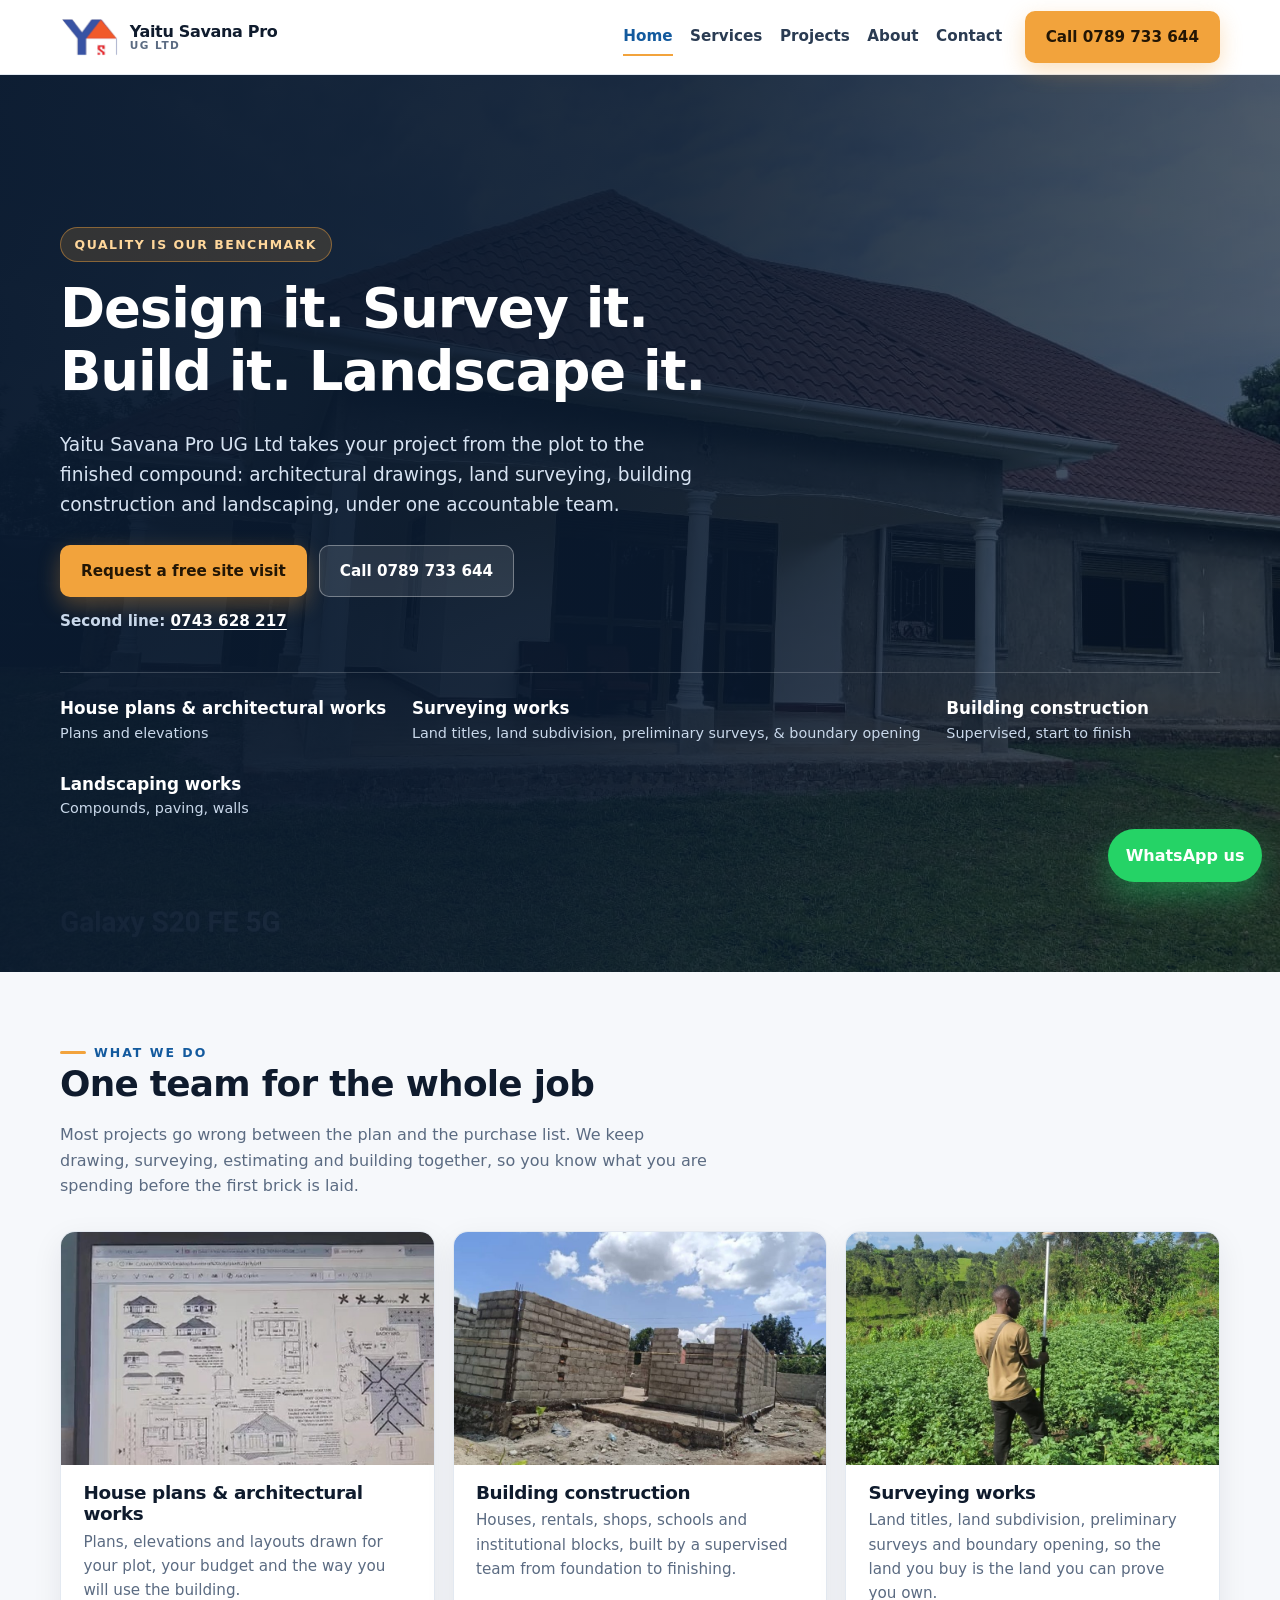
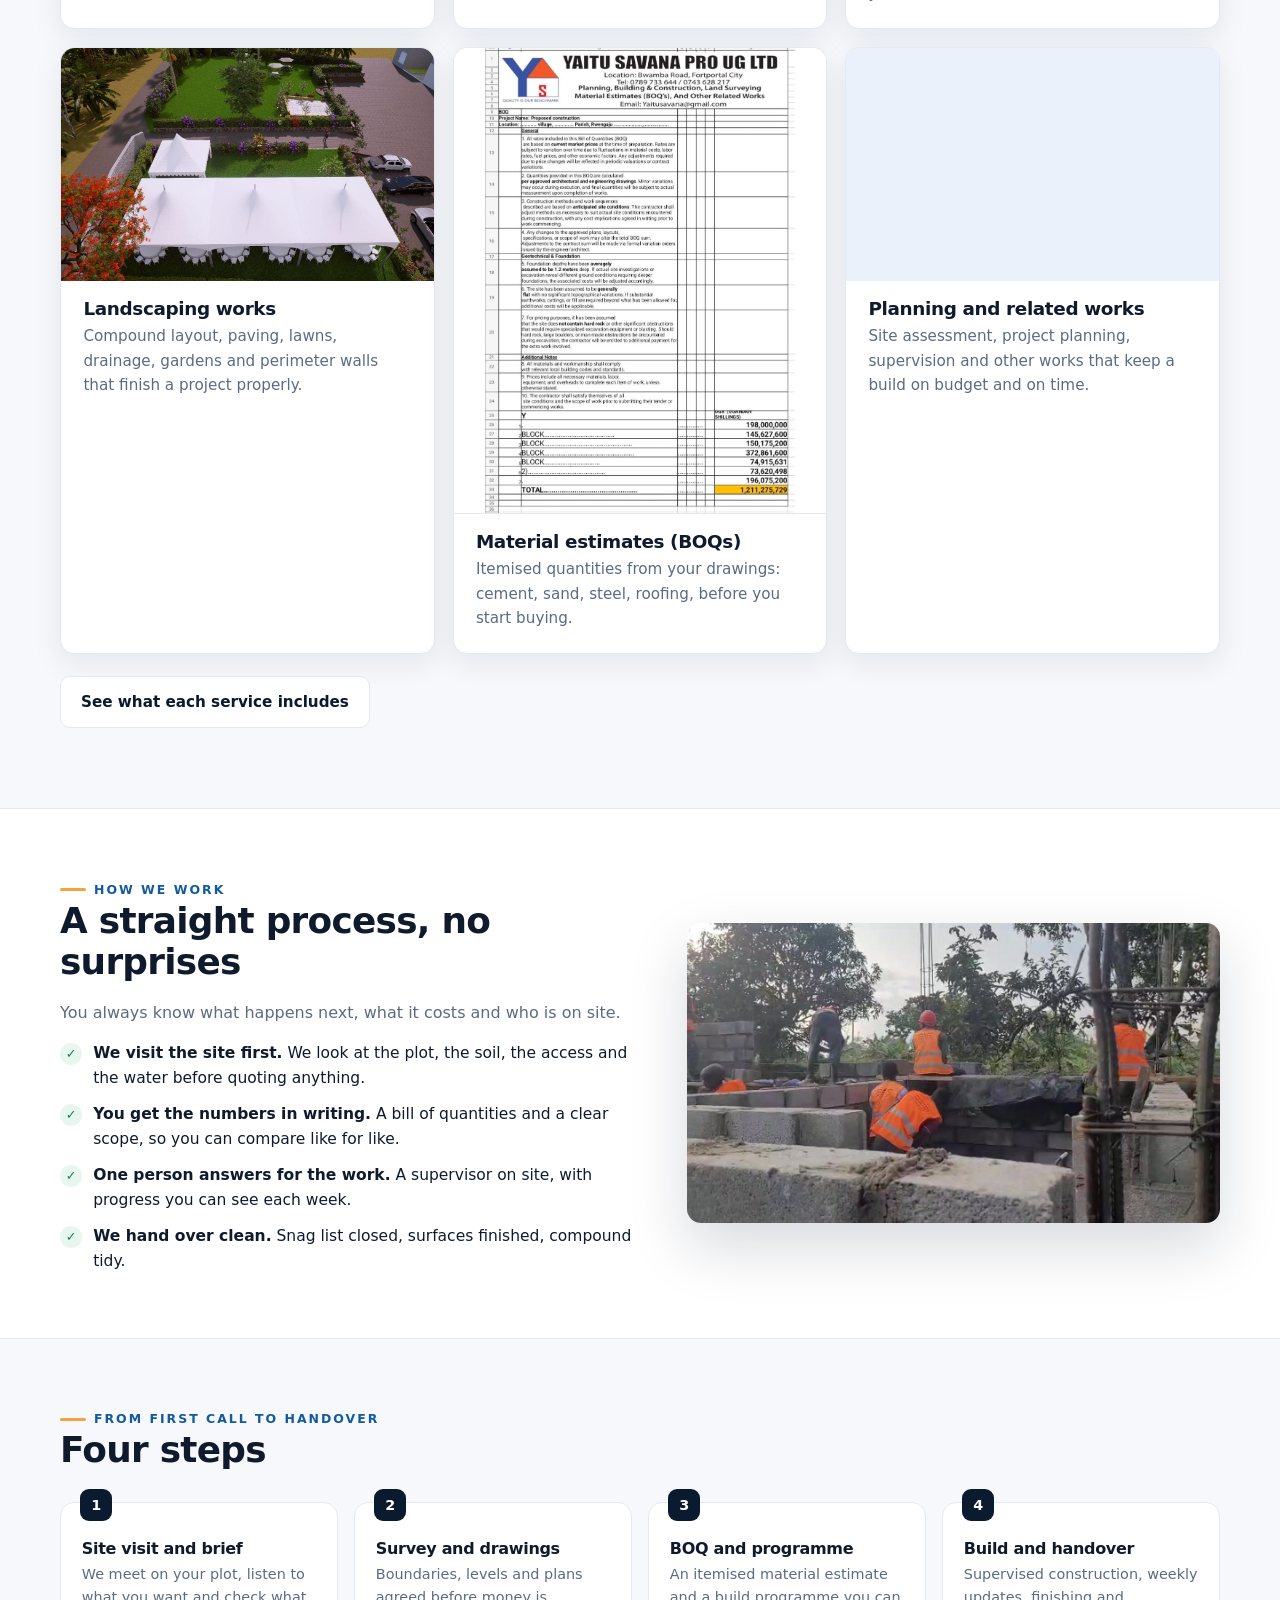
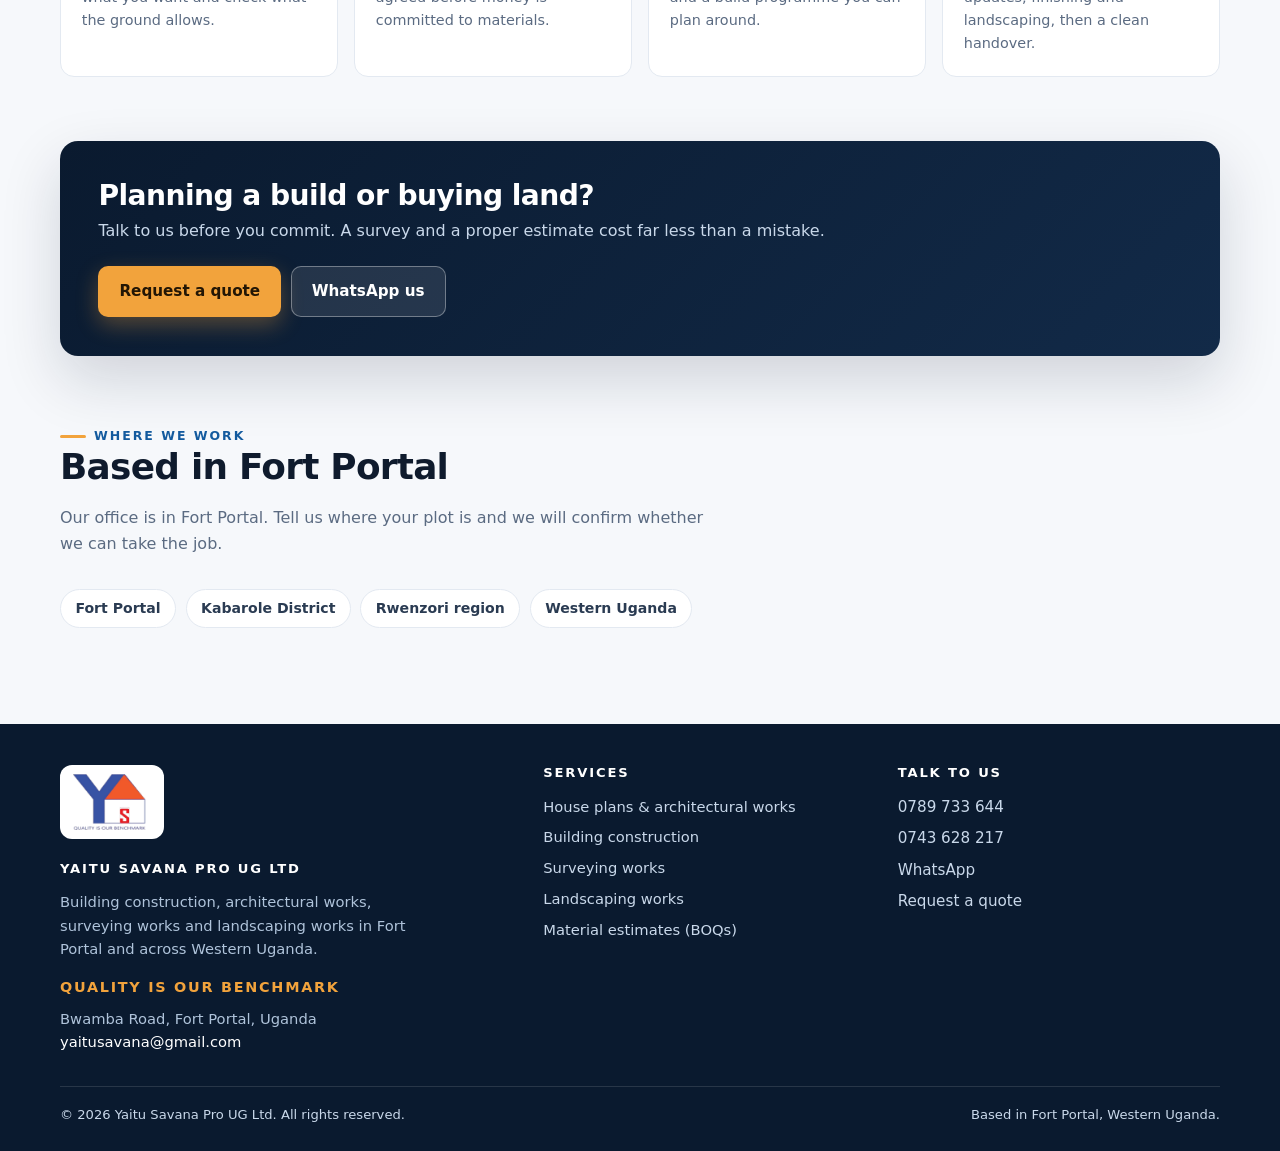
<file: index.html>
<!DOCTYPE html>
<html lang="en">
<head>
<meta charset="utf-8">
<meta name="viewport" content="width=device-width,initial-scale=1">
<title>Yaitu Savana Pro UG Ltd | Construction, Architecture, Surveying and Landscaping in Fort Portal</title>
<meta name="description" content="Building construction, architectural works, surveying works and landscaping works in Fort Portal, Western Uganda. Quality is our benchmark. Call 0789 733 644.">
<meta name="theme-color" content="#0A1A2F">
<meta property="og:type" content="website">
<meta property="og:site_name" content="Yaitu Savana Pro UG Ltd">
<meta property="og:title" content="Yaitu Savana Pro UG Ltd | Construction, Architecture, Surveying and Landscaping in Fort Portal">
<meta property="og:description" content="Building construction, architectural works, surveying works and landscaping works in Fort Portal, Western Uganda. Quality is our benchmark. Call 0789 733 644.">
<meta property="og:image" content="assets/img/og-logo.png">
<meta property="og:image:width" content="1200">
<meta property="og:image:height" content="630">
<link rel="icon" href="assets/img/favicon-32.png" sizes="32x32" type="image/png">
<link rel="icon" href="assets/img/favicon.svg" type="image/svg+xml">
<link rel="apple-touch-icon" href="assets/img/apple-touch-icon.png">
<link rel="stylesheet" href="assets/css/style.css?v=20261122z">
<script type="application/ld+json">
{"@context":"https://schema.org","@type":"GeneralContractor","name":"Yaitu Savana Pro UG Ltd","slogan":"Quality is our benchmark",
"description":"Building construction, architectural works, surveying works and landscaping works in Fort Portal and Western Uganda.",
"telephone":["+256789733644","+256743628217"],
"areaServed":["Fort Portal","Kabarole","Rwenzori","Uganda"],
"address":{"@type":"PostalAddress","addressLocality":"Fort Portal","addressRegion":"Kabarole","addressCountry":"UG"}}
</script>
</head>
<body>
<header>
  <div class="wrap nav">
    <a class="brand" href="index.html"><img src="assets/img/logo-mark.png" alt="Yaitu Savana Pro logo: a blue Y forming a house with an orange roof and a red S" width="58" height="39"><span>Yaitu Savana Pro<small>UG Ltd</small></span></a>
    <button class="burger" id="burger" aria-label="Menu" aria-expanded="false">Menu</button>
    <nav class="nav-links" id="navLinks"><a href="index.html" aria-current="page">Home</a><a href="services.html">Services</a><a href="projects.html">Projects</a><a href="about.html">About</a><a href="contact.html">Contact</a></nav>
    <a class="btn btn-primary" href="tel:+256789733644">Call 0789 733 644</a>
  </div>
</header>

<section class="hero">
  <img class="hero-img" src="assets/img/hero.jpg" alt="Finished house with red tiled hip roof and veranda, Western Uganda">
  <div class="wrap">
    <span class="tag">Quality is our benchmark</span>
    <h1>Design it. Survey it. Build it. Landscape it.</h1>
    <p class="lead">Yaitu Savana Pro UG Ltd takes your project from the plot to the finished compound: architectural drawings, land surveying, building construction and landscaping, under one accountable team.</p>
    <div class="hero-cta">
      <a class="btn btn-primary" href="contact.html">Request a free site visit</a>
      <a class="btn btn-ghost" href="tel:+256789733644">Call 0789 733 644</a>
    </div>
    <p class="hero-alt">Second line: <a href="tel:+256743628217">0743 628 217</a></p> <div class="hero-facts">
      <div><strong>House plans &amp; architectural works</strong>Plans and elevations</div>
      <div><strong>Surveying works</strong>Land titles, land subdivision, preliminary surveys, &amp; boundary opening</div>
      <div><strong>Building construction</strong>Supervised, start to finish</div>
      <div><strong>Landscaping works</strong>Compounds, paving, walls</div>
    </div>
  </div>
</section>

<section>
  <div class="wrap">
    <div class="section-head">
      <span class="eyebrow">What we do</span>
      <h2>One team for the whole job</h2>
      <p class="muted">Most projects go wrong between the plan and the purchase list. We keep drawing, surveying, estimating and building together, so you know what you are spending before the first brick is laid.</p>
    </div>
    <div class="grid g3"><article class="card" id="architecture"><div class="card-media"><img src="assets/img/office-12.8.jpg" alt="Printed floor plan drawing with a pen on the sheet" loading="lazy" decoding="async"><p class="card-cap">Printed floor plan drawing with a pen on the sheet</p></div><h3>House plans &amp; architectural works</h3><p>Plans, elevations and layouts drawn for your plot, your budget and the way you will use the building.</p></article><article class="card" id="construction"><div class="card-media"><img src="assets/img/project-blockwork-2.jpg" alt="Concrete block walls standing on a site" loading="lazy" decoding="async"><p class="card-cap">Concrete block walls standing on a site</p></div><h3>Building construction</h3><p>Houses, rentals, shops, schools and institutional blocks, built by a supervised team from foundation to finishing.</p></article><article class="card" id="surveying"><div class="card-media"><img src="assets/img/surveying-field.jpg" alt="Surveyor holding a surveying pole on a hillside plot, taking a reading" loading="lazy" decoding="async" width="960" height="1280"><p class="card-cap">Surveyor taking a reading on a plot outside Fort Portal</p></div><h3>Surveying works</h3><p>Land titles, land subdivision, preliminary surveys and boundary opening, so the land you buy is the land you can prove you own.</p></article><article class="card" id="landscaping"><div class="card-media"><img src="assets/img/landscape-render.jpg" alt="Landscaping layout render with lawns, canopy and walkways" loading="lazy" decoding="async"><p class="card-cap">Landscaping layout render with lawns, canopy and walkways</p></div><h3>Landscaping works</h3><p>Compound layout, paving, lawns, drainage, gardens and perimeter walls that finish a project properly.</p></article><article class="card" id="boq"><div class="card-media card-media--doc"><img src="assets/img/boq-sample.jpg" alt="Bill of quantities document prepared by Yaitu Savana Pro UG Ltd, with terms and conditions and a priced schedule of works" loading="lazy" decoding="async" width="851" height="1280"><p class="card-cap">A bill of quantities we prepared, priced line by line and signed off with terms</p></div><h3>Material estimates (BOQs)</h3><p>Itemised quantities from your drawings: cement, sand, steel, roofing, before you start buying.</p></article><article class="card" id="planning"><div class="card-media"><img src="assets/img/premises-view.jpg" alt="Our premises on Bwamba Road with vehicles outside" loading="lazy" decoding="async"><p class="card-cap">Our premises on Bwamba Road with vehicles outside</p></div><h3>Planning and related works</h3><p>Site assessment, project planning, supervision and other works that keep a build on budget and on time.</p></article></div>
    <p style="margin-top:1.4rem"><a class="btn btn-outline" href="services.html">See what each service includes</a></p>
  </div>
</section>

<section style="background:#fff;border-top:1px solid var(--line);border-bottom:1px solid var(--line)">
  <div class="wrap split">
    <div>
      <span class="eyebrow">How we work</span>
      <h2>A straight process, no surprises</h2>
      <p class="muted">You always know what happens next, what it costs and who is on site.</p>
      <ul class="checks">
        <li><span class="tick">&#10003;</span><span><strong>We visit the site first.</strong> We look at the plot, the soil, the access and the water before quoting anything.</span></li>
        <li><span class="tick">&#10003;</span><span><strong>You get the numbers in writing.</strong> A bill of quantities and a clear scope, so you can compare like for like.</span></li>
        <li><span class="tick">&#10003;</span><span><strong>One person answers for the work.</strong> A supervisor on site, with progress you can see each week.</span></li>
        <li><span class="tick">&#10003;</span><span><strong>We hand over clean.</strong> Snag list closed, surfaces finished, compound tidy.</span></li>
      </ul>
    </div>
    <img src="assets/img/site-10.2.jpg" alt="Yaitu Savana crew laying blocks on a house in high-visibility vests" loading="lazy">
  </div>
</section>

<section>
  <div class="wrap">
    <div class="section-head"><span class="eyebrow">From first call to handover</span><h2>Four steps</h2></div>
    <div class="steps">
      <div class="step"><h4>Site visit and brief</h4><p>We meet on your plot, listen to what you want and check what the ground allows.</p></div>
      <div class="step"><h4>Survey and drawings</h4><p>Boundaries, levels and plans agreed before money is committed to materials.</p></div>
      <div class="step"><h4>BOQ and programme</h4><p>An itemised material estimate and a build programme you can plan around.</p></div>
      <div class="step"><h4>Build and handover</h4><p>Supervised construction, weekly updates, finishing and landscaping, then a clean handover.</p></div>
    </div>
  </div>
</section>

<section style="padding-top:0">
  <div class="wrap">
    <div class="band">
      <div><h2>Planning a build or buying land?</h2><p>Talk to us before you commit. A survey and a proper estimate cost far less than a mistake.</p></div>
      <div class="btn-row"><a class="btn btn-primary" href="contact.html">Request a quote</a><a class="btn btn-ghost" href="https://wa.me/256789733644">WhatsApp us</a></div>
    </div>
  </div>
</section>

<section style="padding-top:0">
  <div class="wrap">
    <div class="section-head"><span class="eyebrow">Where we work</span><h2>Based in Fort Portal</h2><p class="muted">Our office is in Fort Portal. Tell us where your plot is and we will confirm whether we can take the job.</p></div>
    <div class="areas"><span>Fort Portal</span><span>Kabarole District</span><span>Rwenzori region</span><span>Western Uganda</span></div>
  </div>
</section>

<a class="wa" href="https://wa.me/256789733644?text=Hello%20Yaitu%20Savana%20Pro%2C%20I%20would%20like%20a%20quote." aria-label="Chat on WhatsApp">WhatsApp us</a>
<footer>
  <div class="wrap">
    <div class="foot">
      <div>
        <a class="foot-logo" href="index.html"><img src="assets/img/logo.png" alt="Yaitu Savana Pro UG Ltd logo" width="78" height="56"></a>
        <h4>Yaitu Savana Pro UG Ltd</h4>
        <p style="max-width:38ch;color:#AFC3DA;font-size:.92rem">Building construction, architectural works, surveying works and landscaping works in Fort Portal and across Western Uganda.</p>
        <p style="color:#F2A33C;font-weight:800;font-size:.9rem;letter-spacing:.12em;text-transform:uppercase;margin:0">Quality is our benchmark</p><p style="color:#AFC3DA;font-size:.92rem;margin:.5rem 0 0">Bwamba Road, Fort Portal, Uganda<br><a href="mailto:yaitusavana@gmail.com" style="color:#fff">yaitusavana@gmail.com</a></p>
      </div>
      <div>
        <h4>Services</h4>
        <p style="font-size:.92rem;display:grid;gap:.45rem">
          <a href="services.html#architecture">House plans &amp; architectural works</a>
          <a href="services.html#construction">Building construction</a>
          <a href="services.html#surveying">Surveying works</a>
          <a href="services.html#landscaping">Landscaping works</a>
          <a href="services.html#boq">Material estimates (BOQs)</a>
        </p>
      </div>
      <div>
        <h4>Talk to us</h4>
        <p style="font-size:.95rem;display:grid;gap:.45rem">
          <a href="tel:+256789733644">0789 733 644</a>
          <a href="tel:+256743628217">0743 628 217</a>
          <a href="https://wa.me/256789733644">WhatsApp</a>
          <a href="contact.html">Request a quote</a>
        </p>
      </div>
    </div>
    <div class="fine"><span>&copy; <span id="yr">2026</span> Yaitu Savana Pro UG Ltd. All rights reserved.</span><span>Based in Fort Portal, Western Uganda.</span></div>
  </div>
</footer>
<script src="assets/js/main.js?v=20261122z"></script>
</body>
</html>
</file>
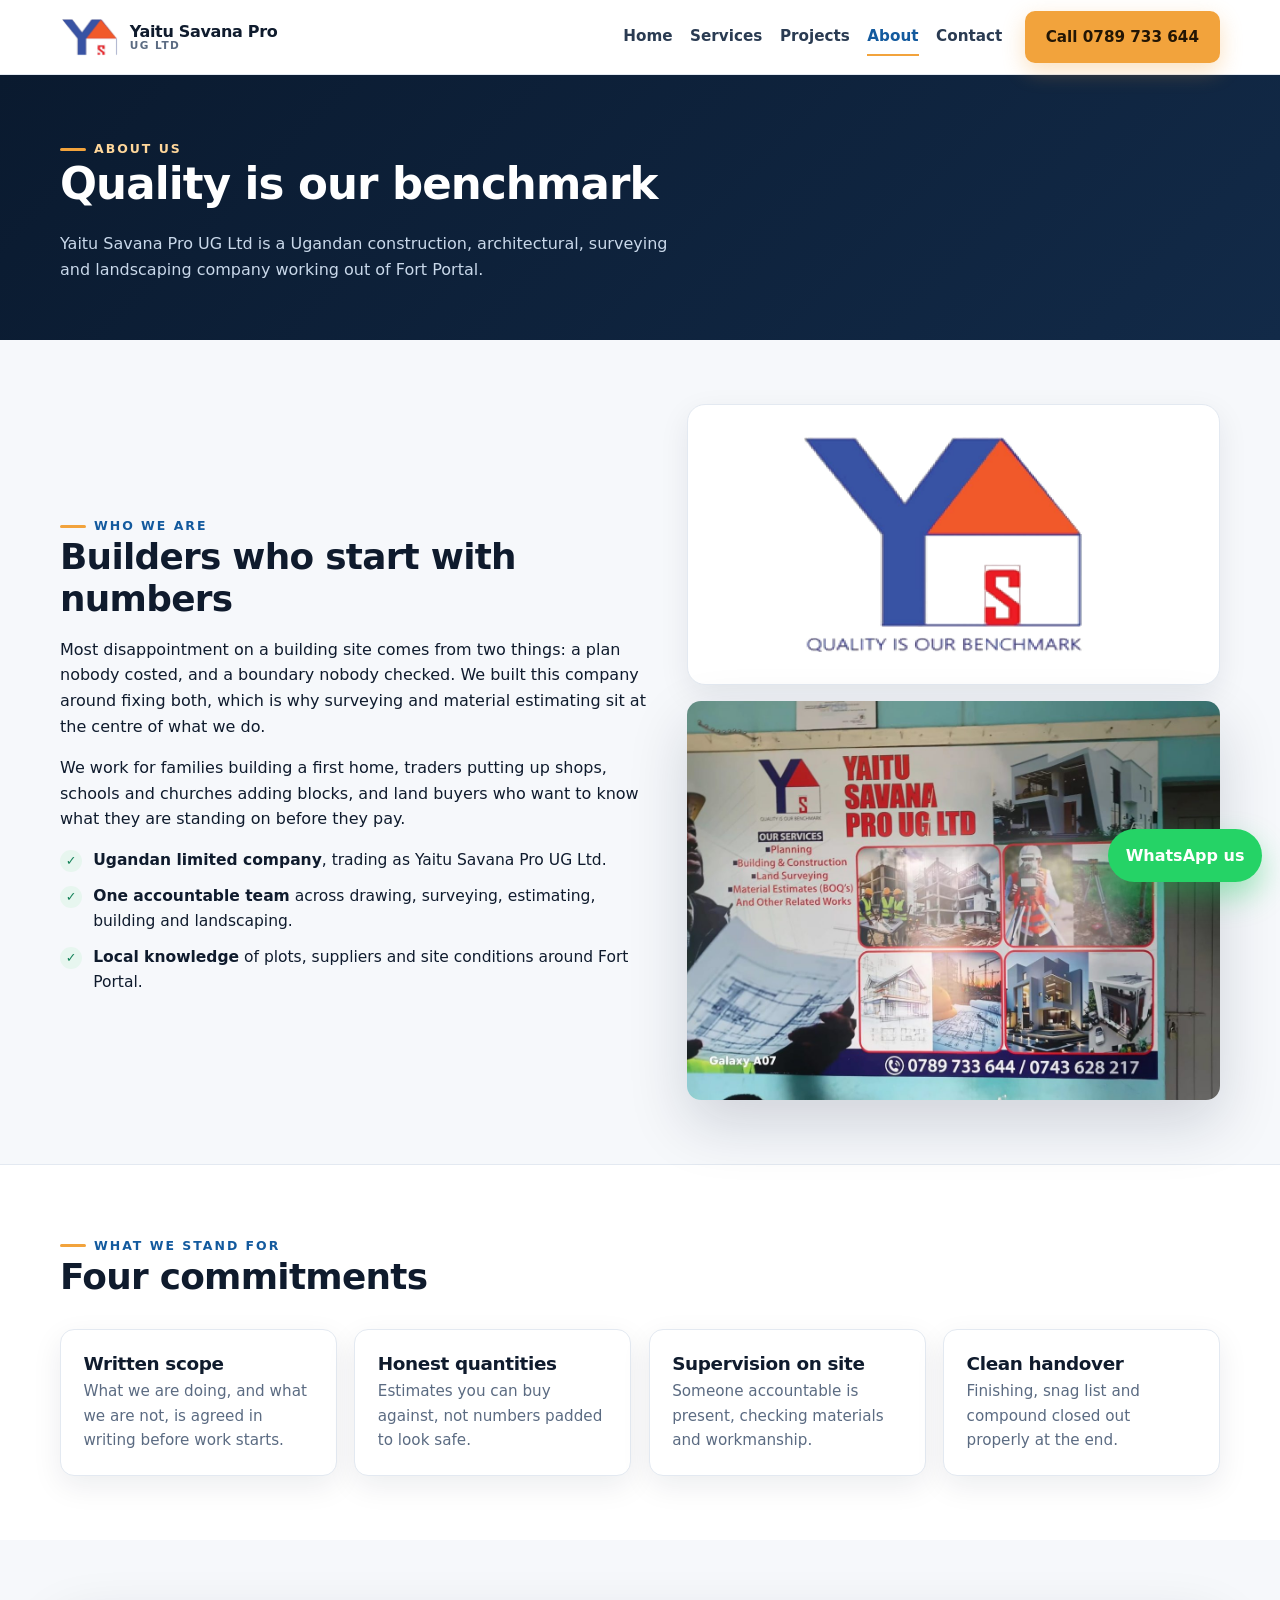
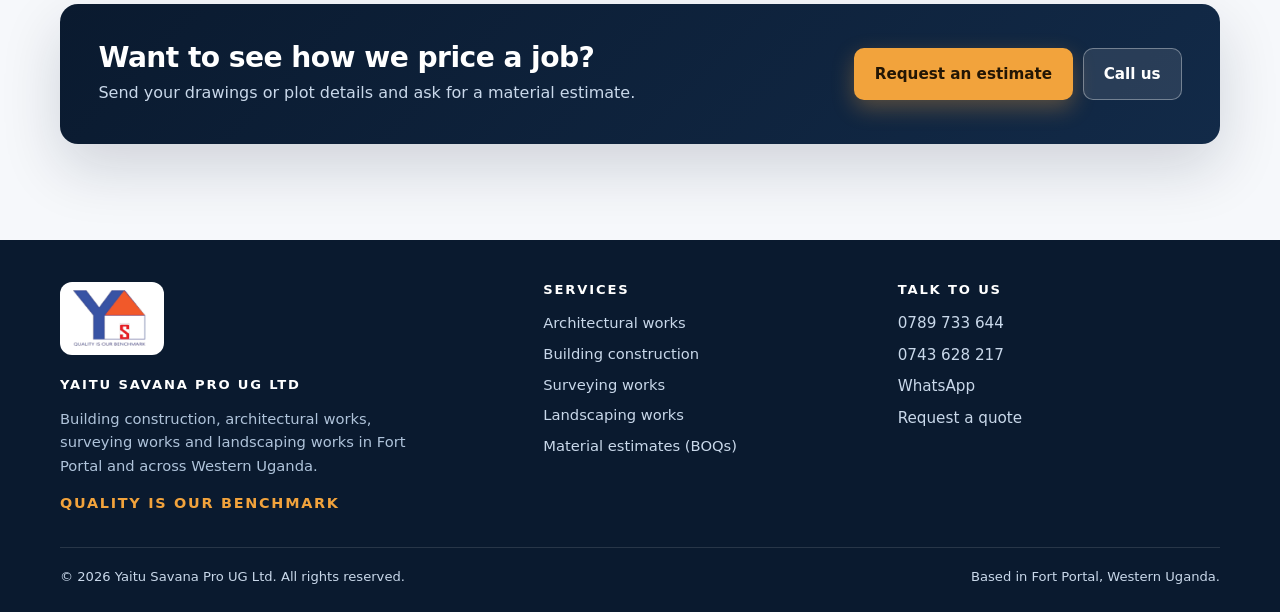
<file: about.html>
<!DOCTYPE html>
<html lang="en">
<head>
<meta charset="utf-8">
<meta name="viewport" content="width=device-width,initial-scale=1">
<title>About | Yaitu Savana Pro UG Ltd</title>
<meta name="description" content="A Ugandan construction, architecture, surveying and landscaping company based in Fort Portal.">
<meta name="theme-color" content="#0A1A2F">
<meta property="og:type" content="website">
<meta property="og:site_name" content="Yaitu Savana Pro UG Ltd">
<meta property="og:title" content="About | Yaitu Savana Pro UG Ltd">
<meta property="og:description" content="A Ugandan construction, architecture, surveying and landscaping company based in Fort Portal.">
<meta property="og:image" content="assets/img/og-logo.png">
<meta property="og:image:width" content="1200">
<meta property="og:image:height" content="630">
<link rel="icon" href="assets/img/favicon-32.png" sizes="32x32" type="image/png">
<link rel="icon" href="assets/img/favicon.svg" type="image/svg+xml">
<link rel="apple-touch-icon" href="assets/img/apple-touch-icon.png">
<link rel="stylesheet" href="assets/css/style.css?v=20261122z">

</head>
<body>
<header>
  <div class="wrap nav">
    <a class="brand" href="index.html"><img src="assets/img/logo-mark.png" alt="Yaitu Savana Pro logo: a blue Y forming a house with an orange roof and a red S" width="58" height="39"><span>Yaitu Savana Pro<small>UG Ltd</small></span></a>
    <button class="burger" id="burger" aria-label="Menu" aria-expanded="false">Menu</button>
    <nav class="nav-links" id="navLinks"><a href="index.html">Home</a><a href="services.html">Services</a><a href="projects.html">Projects</a><a href="about.html" aria-current="page">About</a><a href="contact.html">Contact</a></nav>
    <a class="btn btn-primary" href="tel:+256789733644">Call 0789 733 644</a>
  </div>
</header>

<section class="page-head"><div class="wrap">
  <span class="eyebrow" style="color:#FFD79B">About us</span>
  <h1>Quality is our benchmark</h1>
  <p>Yaitu Savana Pro UG Ltd is a Ugandan construction, architectural, surveying and landscaping company working out of Fort Portal.</p>
</div></section>
<section><div class="wrap split">
  <div>
    <span class="eyebrow">Who we are</span>
    <h2>Builders who start with numbers</h2>
    <p>Most disappointment on a building site comes from two things: a plan nobody costed, and a boundary nobody checked. We built this company around fixing both, which is why surveying and material estimating sit at the centre of what we do.</p>
    <p>We work for families building a first home, traders putting up shops, schools and churches adding blocks, and land buyers who want to know what they are standing on before they pay.</p>
    <ul class="checks">
      <li><span class="tick">&#10003;</span><span><strong>Ugandan limited company</strong>, trading as Yaitu Savana Pro UG Ltd.</span></li>
      <li><span class="tick">&#10003;</span><span><strong>One accountable team</strong> across drawing, surveying, estimating, building and landscaping.</span></li>
      <li><span class="tick">&#10003;</span><span><strong>Local knowledge</strong> of plots, suppliers and site conditions around Fort Portal.</span></li>
    </ul>
  </div>
  <div>
    <div class="logo-card"><img src="assets/img/logo.png" alt="Yaitu Savana Pro UG Ltd logo: a blue Y forming a house with an orange roof and a red S. Quality is our benchmark." width="340" height="243"></div>
    <img src="assets/img/office-board.jpg" alt="Yaitu Savana Pro UG Ltd office board listing services and phone numbers" loading="lazy" style="margin-top:1rem">
  </div>
</div></section>
<section style="background:#fff;border-top:1px solid var(--line)"><div class="wrap">
  <div class="section-head"><span class="eyebrow">What we stand for</span><h2>Four commitments</h2></div>
  <div class="grid g4">
    <div class="card"><h3>Written scope</h3><p>What we are doing, and what we are not, is agreed in writing before work starts.</p></div>
    <div class="card"><h3>Honest quantities</h3><p>Estimates you can buy against, not numbers padded to look safe.</p></div>
    <div class="card"><h3>Supervision on site</h3><p>Someone accountable is present, checking materials and workmanship.</p></div>
    <div class="card"><h3>Clean handover</h3><p>Finishing, snag list and compound closed out properly at the end.</p></div>
  </div>
</div></section>
<section><div class="wrap"><div class="band">
  <div><h2>Want to see how we price a job?</h2><p>Send your drawings or plot details and ask for a material estimate.</p></div>
  <div class="btn-row"><a class="btn btn-primary" href="contact.html">Request an estimate</a><a class="btn btn-ghost" href="tel:+256789733644">Call us</a></div>
</div></div></section>

<a class="wa" href="https://wa.me/256789733644?text=Hello%20Yaitu%20Savana%20Pro%2C%20I%20would%20like%20a%20quote." aria-label="Chat on WhatsApp">WhatsApp us</a>
<footer>
  <div class="wrap">
    <div class="foot">
      <div>
        <a class="foot-logo" href="index.html"><img src="assets/img/logo.png" alt="Yaitu Savana Pro UG Ltd logo" width="78" height="56"></a>
        <h4>Yaitu Savana Pro UG Ltd</h4>
        <p style="max-width:38ch;color:#AFC3DA;font-size:.92rem">Building construction, architectural works, surveying works and landscaping works in Fort Portal and across Western Uganda.</p>
        <p style="color:#F2A33C;font-weight:800;font-size:.9rem;letter-spacing:.12em;text-transform:uppercase;margin:0">Quality is our benchmark</p>
      </div>
      <div>
        <h4>Services</h4>
        <p style="font-size:.92rem;display:grid;gap:.45rem">
          <a href="services.html#architecture">Architectural works</a>
          <a href="services.html#construction">Building construction</a>
          <a href="services.html#surveying">Surveying works</a>
          <a href="services.html#landscaping">Landscaping works</a>
          <a href="services.html#boq">Material estimates (BOQs)</a>
        </p>
      </div>
      <div>
        <h4>Talk to us</h4>
        <p style="font-size:.95rem;display:grid;gap:.45rem">
          <a href="tel:+256789733644">0789 733 644</a>
          <a href="tel:+256743628217">0743 628 217</a>
          <a href="https://wa.me/256789733644">WhatsApp</a>
          <a href="contact.html">Request a quote</a>
        </p>
      </div>
    </div>
    <div class="fine"><span>&copy; <span id="yr">2026</span> Yaitu Savana Pro UG Ltd. All rights reserved.</span><span>Based in Fort Portal, Western Uganda.</span></div>
  </div>
</footer>
<script src="assets/js/main.js?v=20261122z"></script>
</body>
</html>
</file>
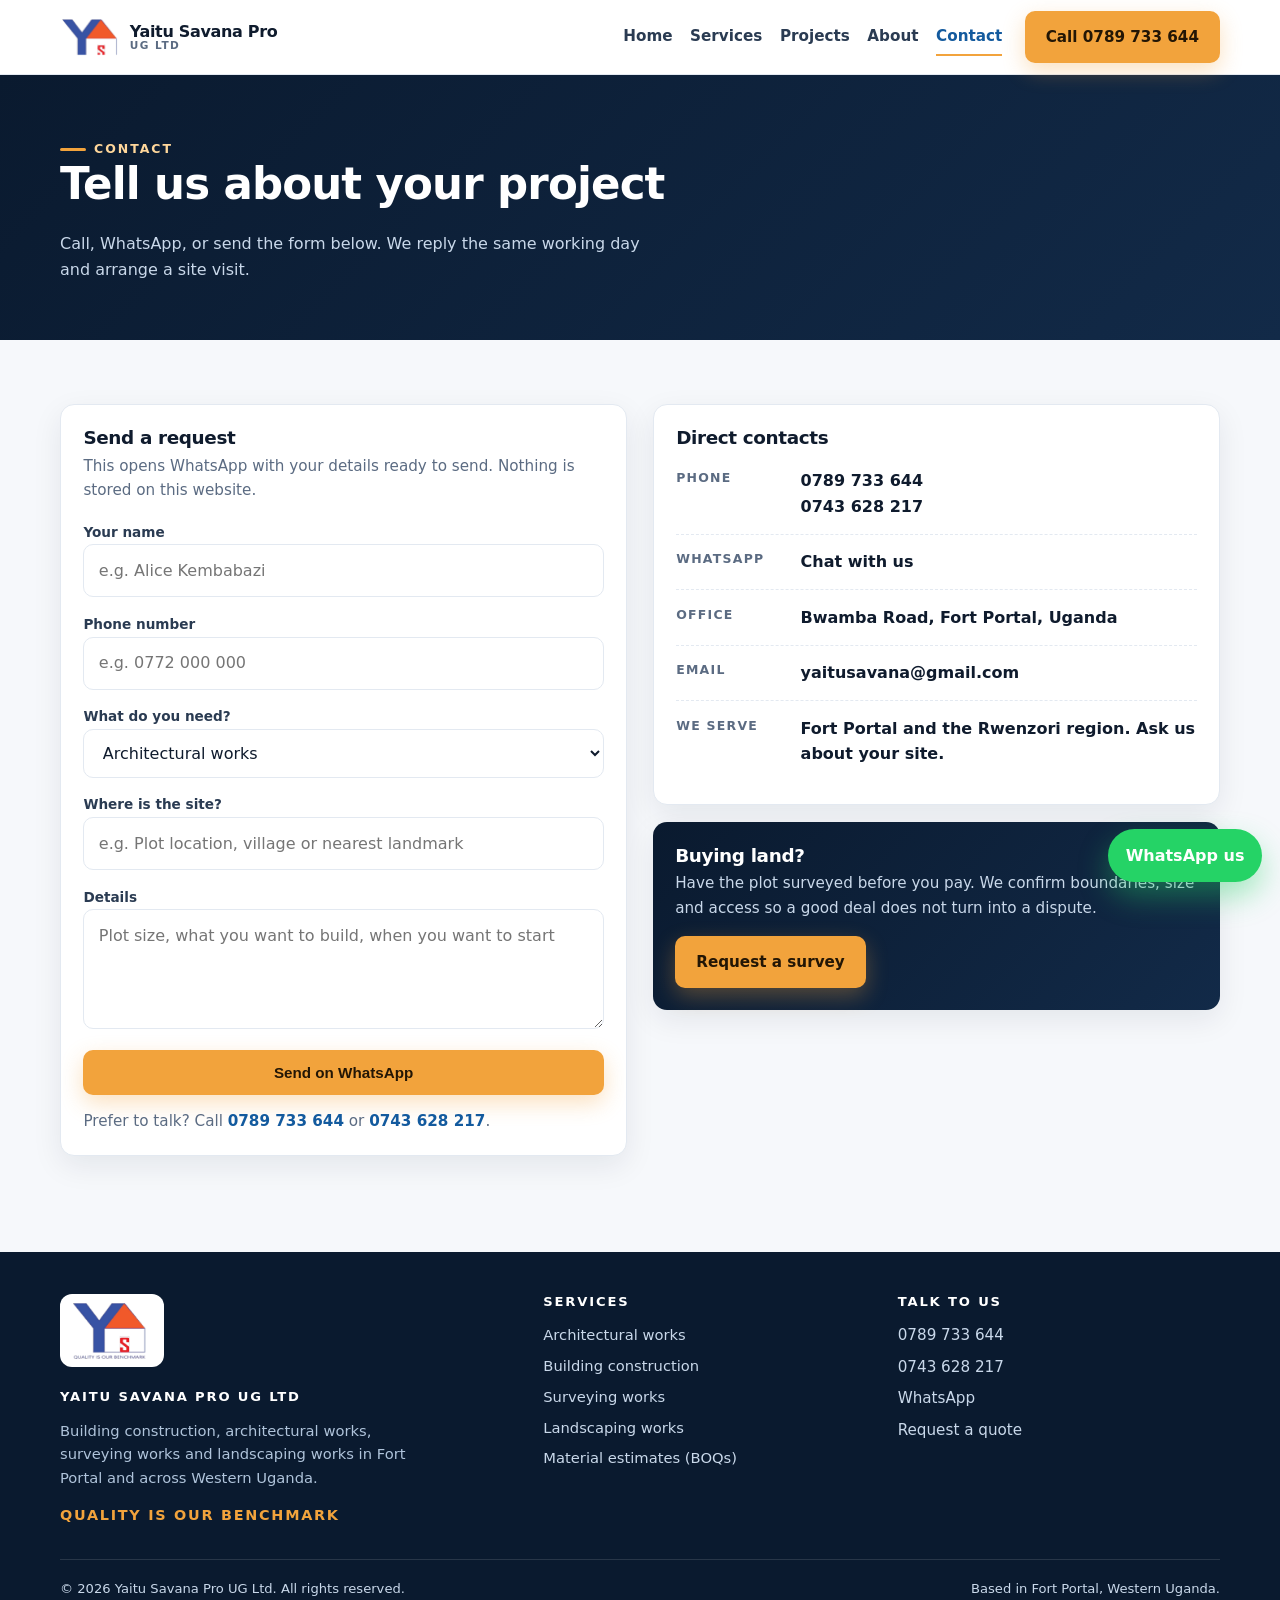
<file: contact.html>
<!DOCTYPE html>
<html lang="en">
<head>
<meta charset="utf-8">
<meta name="viewport" content="width=device-width,initial-scale=1">
<title>Contact | Yaitu Savana Pro UG Ltd</title>
<meta name="description" content="Call 0789 733 644 or 0743 628 217, WhatsApp us, or request a site visit and material estimate.">
<meta name="theme-color" content="#0A1A2F">
<meta property="og:type" content="website">
<meta property="og:site_name" content="Yaitu Savana Pro UG Ltd">
<meta property="og:title" content="Contact | Yaitu Savana Pro UG Ltd">
<meta property="og:description" content="Call 0789 733 644 or 0743 628 217, WhatsApp us, or request a site visit and material estimate.">
<meta property="og:image" content="assets/img/og-logo.png">
<meta property="og:image:width" content="1200">
<meta property="og:image:height" content="630">
<link rel="icon" href="assets/img/favicon-32.png" sizes="32x32" type="image/png">
<link rel="icon" href="assets/img/favicon.svg" type="image/svg+xml">
<link rel="apple-touch-icon" href="assets/img/apple-touch-icon.png">
<link rel="stylesheet" href="assets/css/style.css?v=20261122z">

</head>
<body>
<header>
  <div class="wrap nav">
    <a class="brand" href="index.html"><img src="assets/img/logo-mark.png" alt="Yaitu Savana Pro logo: a blue Y forming a house with an orange roof and a red S" width="58" height="39"><span>Yaitu Savana Pro<small>UG Ltd</small></span></a>
    <button class="burger" id="burger" aria-label="Menu" aria-expanded="false">Menu</button>
    <nav class="nav-links" id="navLinks"><a href="index.html">Home</a><a href="services.html">Services</a><a href="projects.html">Projects</a><a href="about.html">About</a><a href="contact.html" aria-current="page">Contact</a></nav>
    <a class="btn btn-primary" href="tel:+256789733644">Call 0789 733 644</a>
  </div>
</header>

<section class="page-head"><div class="wrap">
  <span class="eyebrow" style="color:#FFD79B">Contact</span>
  <h1>Tell us about your project</h1>
  <p>Call, WhatsApp, or send the form below. We reply the same working day and arrange a site visit.</p>
</div></section>
<section><div class="wrap contact-grid">
  <div class="card">
    <h3>Send a request</h3>
    <p class="hint" style="margin-bottom:1rem">This opens WhatsApp with your details ready to send. Nothing is stored on this website.</p>
    <form id="quoteForm">
      <div><label for="name">Your name</label><input id="name" required placeholder="e.g. Alice Kembabazi"></div>
      <div><label for="phone">Phone number</label><input id="phone" required inputmode="tel" placeholder="e.g. 0772 000 000"></div>
      <div><label for="service">What do you need?</label>
        <select id="service"><option>Architectural works</option><option>Building construction</option><option>Surveying works</option><option>Landscaping works</option><option>Material estimate (BOQ)</option><option>Not sure yet</option></select></div>
      <div><label for="place">Where is the site?</label><input id="place" placeholder="e.g. Plot location, village or nearest landmark"></div>
      <div><label for="details">Details</label><textarea id="details" placeholder="Plot size, what you want to build, when you want to start"></textarea></div>
      <button class="btn btn-primary" type="submit">Send on WhatsApp</button>
      <p class="hint">Prefer to talk? Call <a href="tel:+256789733644" style="color:var(--blue);font-weight:700">0789 733 644</a> or <a href="tel:+256743628217" style="color:var(--blue);font-weight:700">0743 628 217</a>.</p>
    </form>
  </div>
  <div>
    <div class="card" style="margin-bottom:1.1rem">
      <h3>Direct contacts</h3>
      <div class="info-row"><span class="k">Phone</span><span class="v"><a href="tel:+256789733644">0789 733 644</a><br><a href="tel:+256743628217">0743 628 217</a></span></div>
      <div class="info-row"><span class="k">WhatsApp</span><span class="v"><a href="https://wa.me/256789733644">Chat with us</a></span></div>
      <div class="info-row"><span class="k">Office</span><span class="v">Bwamba Road, Fort Portal, Uganda</span></div><div class="info-row"><span class="k">Email</span><span class="v"><a href="mailto:yaitusavana@gmail.com">yaitusavana@gmail.com</a></span></div>
      <div class="info-row"><span class="k">We serve</span><span class="v">Fort Portal and the Rwenzori region. Ask us about your site.</span></div>
    </div>
    <div class="card" style="background:linear-gradient(135deg,var(--navy),var(--navy2));color:#fff;border:0">
      <h3 style="color:#fff">Buying land?</h3>
      <p style="color:#C9D8EA">Have the plot surveyed before you pay. We confirm boundaries, size and access so a good deal does not turn into a dispute.</p>
      <p style="margin:1rem 0 0"><a class="btn btn-primary" href="https://wa.me/256789733644?text=Hello%2C%20I%20need%20a%20land%20survey%20before%20buying%20a%20plot.">Request a survey</a></p>
    </div>
  </div>
</div></section>

<a class="wa" href="https://wa.me/256789733644?text=Hello%20Yaitu%20Savana%20Pro%2C%20I%20would%20like%20a%20quote." aria-label="Chat on WhatsApp">WhatsApp us</a>
<footer>
  <div class="wrap">
    <div class="foot">
      <div>
        <a class="foot-logo" href="index.html"><img src="assets/img/logo.png" alt="Yaitu Savana Pro UG Ltd logo" width="78" height="56"></a>
        <h4>Yaitu Savana Pro UG Ltd</h4>
        <p style="max-width:38ch;color:#AFC3DA;font-size:.92rem">Building construction, architectural works, surveying works and landscaping works in Fort Portal and across Western Uganda.</p>
        <p style="color:#F2A33C;font-weight:800;font-size:.9rem;letter-spacing:.12em;text-transform:uppercase;margin:0">Quality is our benchmark</p>
      </div>
      <div>
        <h4>Services</h4>
        <p style="font-size:.92rem;display:grid;gap:.45rem">
          <a href="services.html#architecture">Architectural works</a>
          <a href="services.html#construction">Building construction</a>
          <a href="services.html#surveying">Surveying works</a>
          <a href="services.html#landscaping">Landscaping works</a>
          <a href="services.html#boq">Material estimates (BOQs)</a>
        </p>
      </div>
      <div>
        <h4>Talk to us</h4>
        <p style="font-size:.95rem;display:grid;gap:.45rem">
          <a href="tel:+256789733644">0789 733 644</a>
          <a href="tel:+256743628217">0743 628 217</a>
          <a href="https://wa.me/256789733644">WhatsApp</a>
          <a href="contact.html">Request a quote</a>
        </p>
      </div>
    </div>
    <div class="fine"><span>&copy; <span id="yr">2026</span> Yaitu Savana Pro UG Ltd. All rights reserved.</span><span>Based in Fort Portal, Western Uganda.</span></div>
  </div>
</footer>
<script src="assets/js/main.js?v=20261122z"></script>
</body>
</html>
</file>
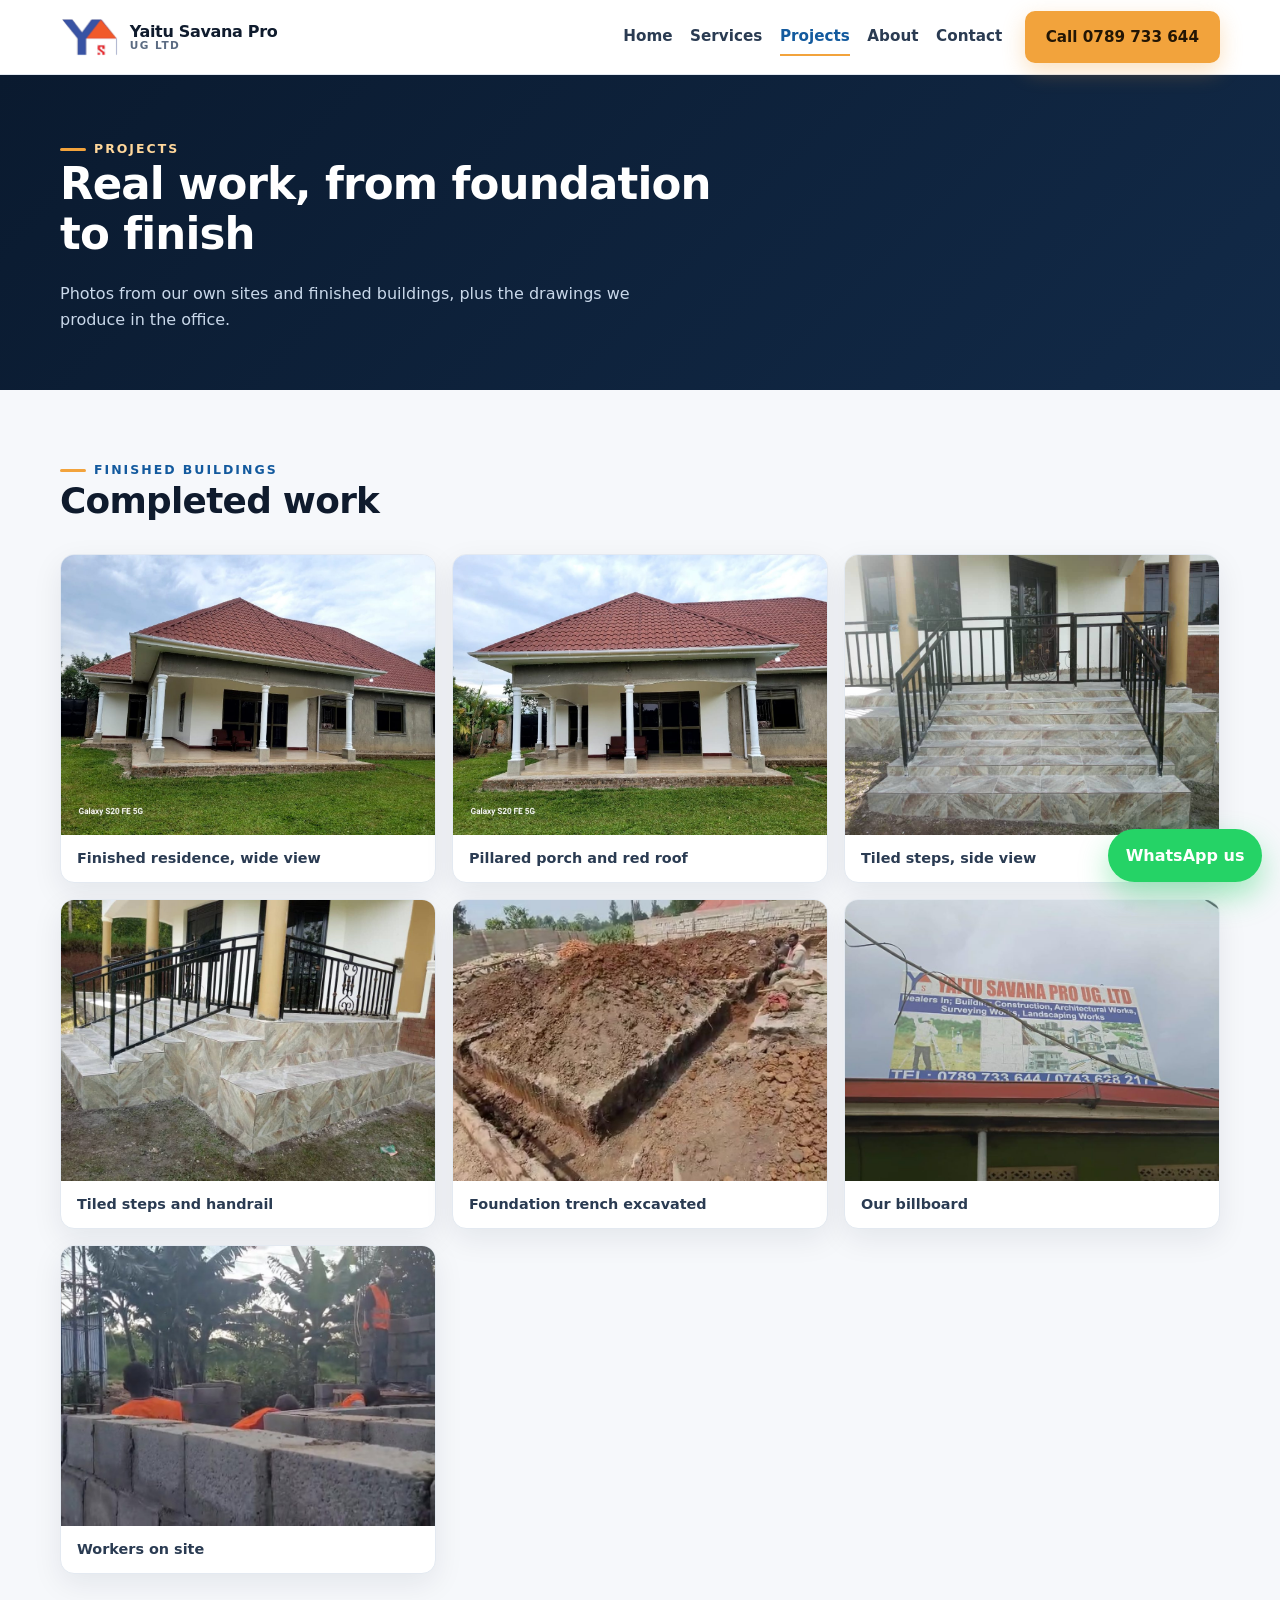
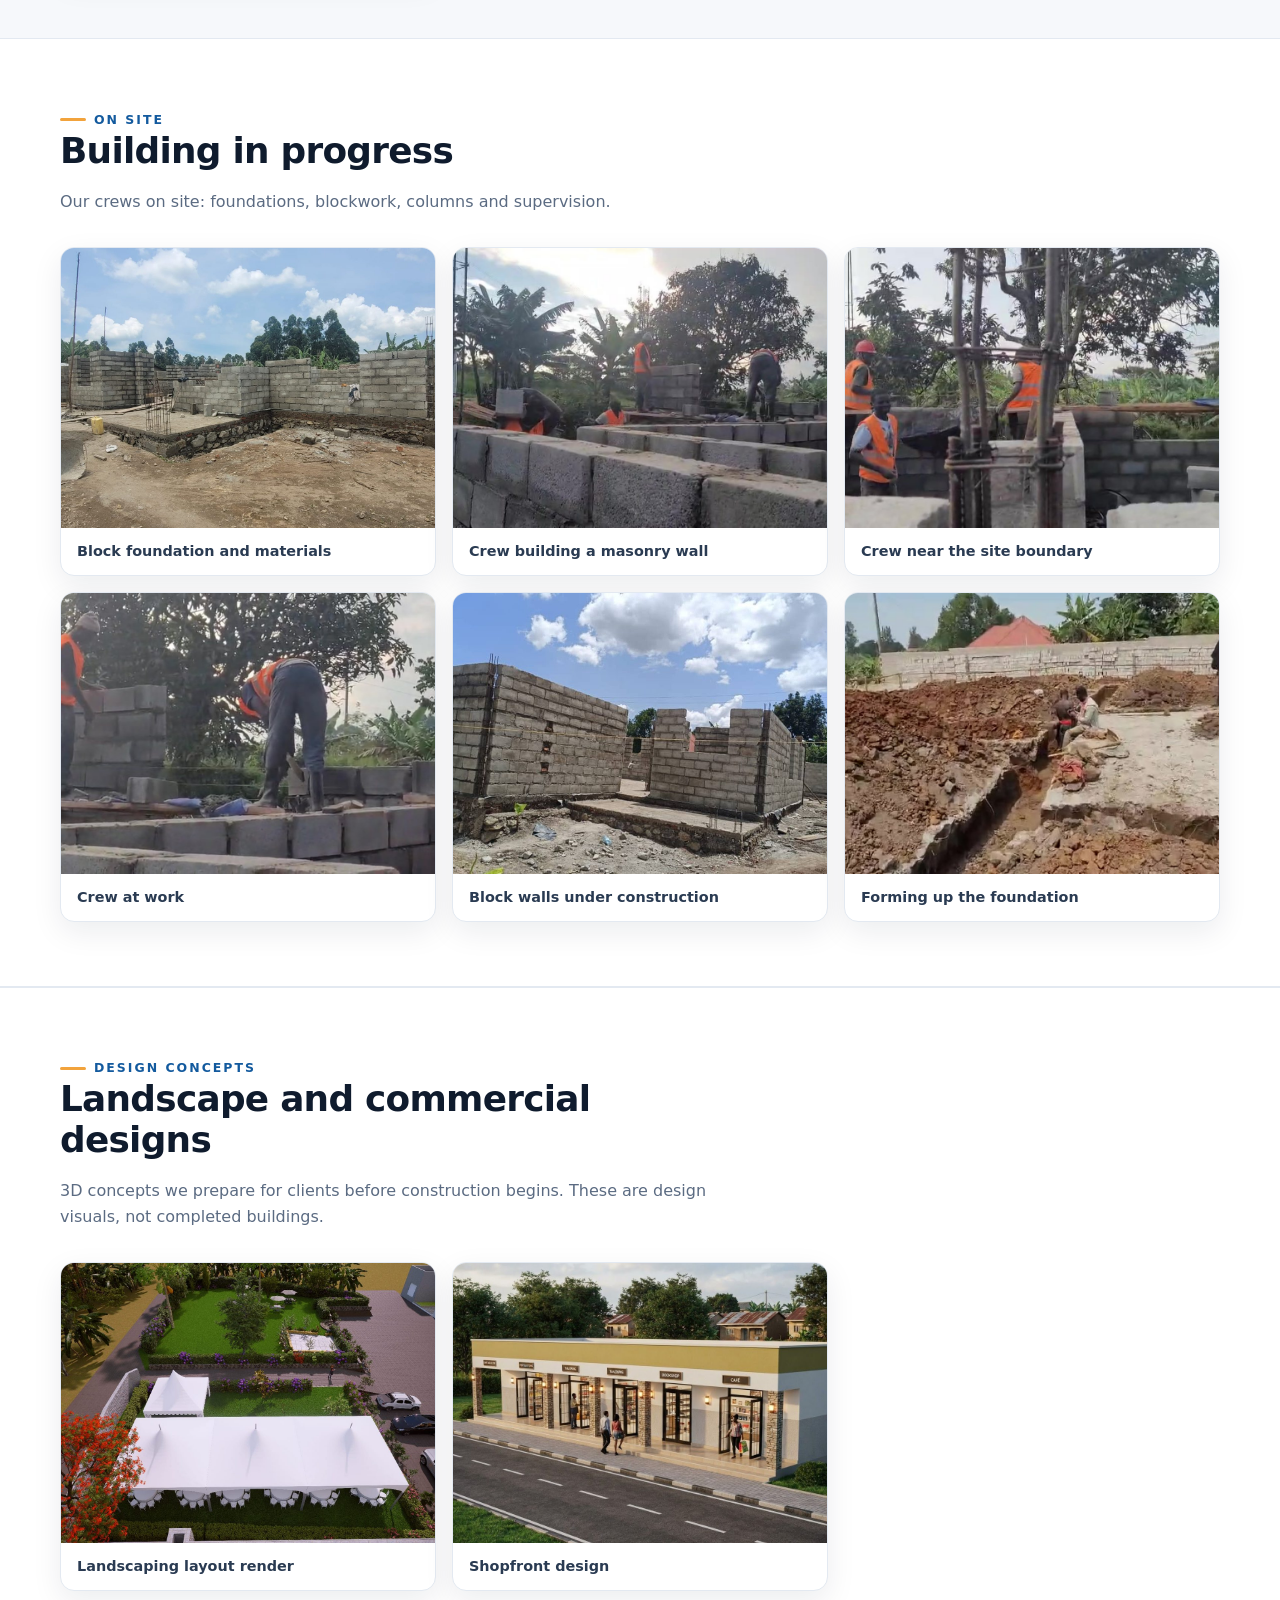
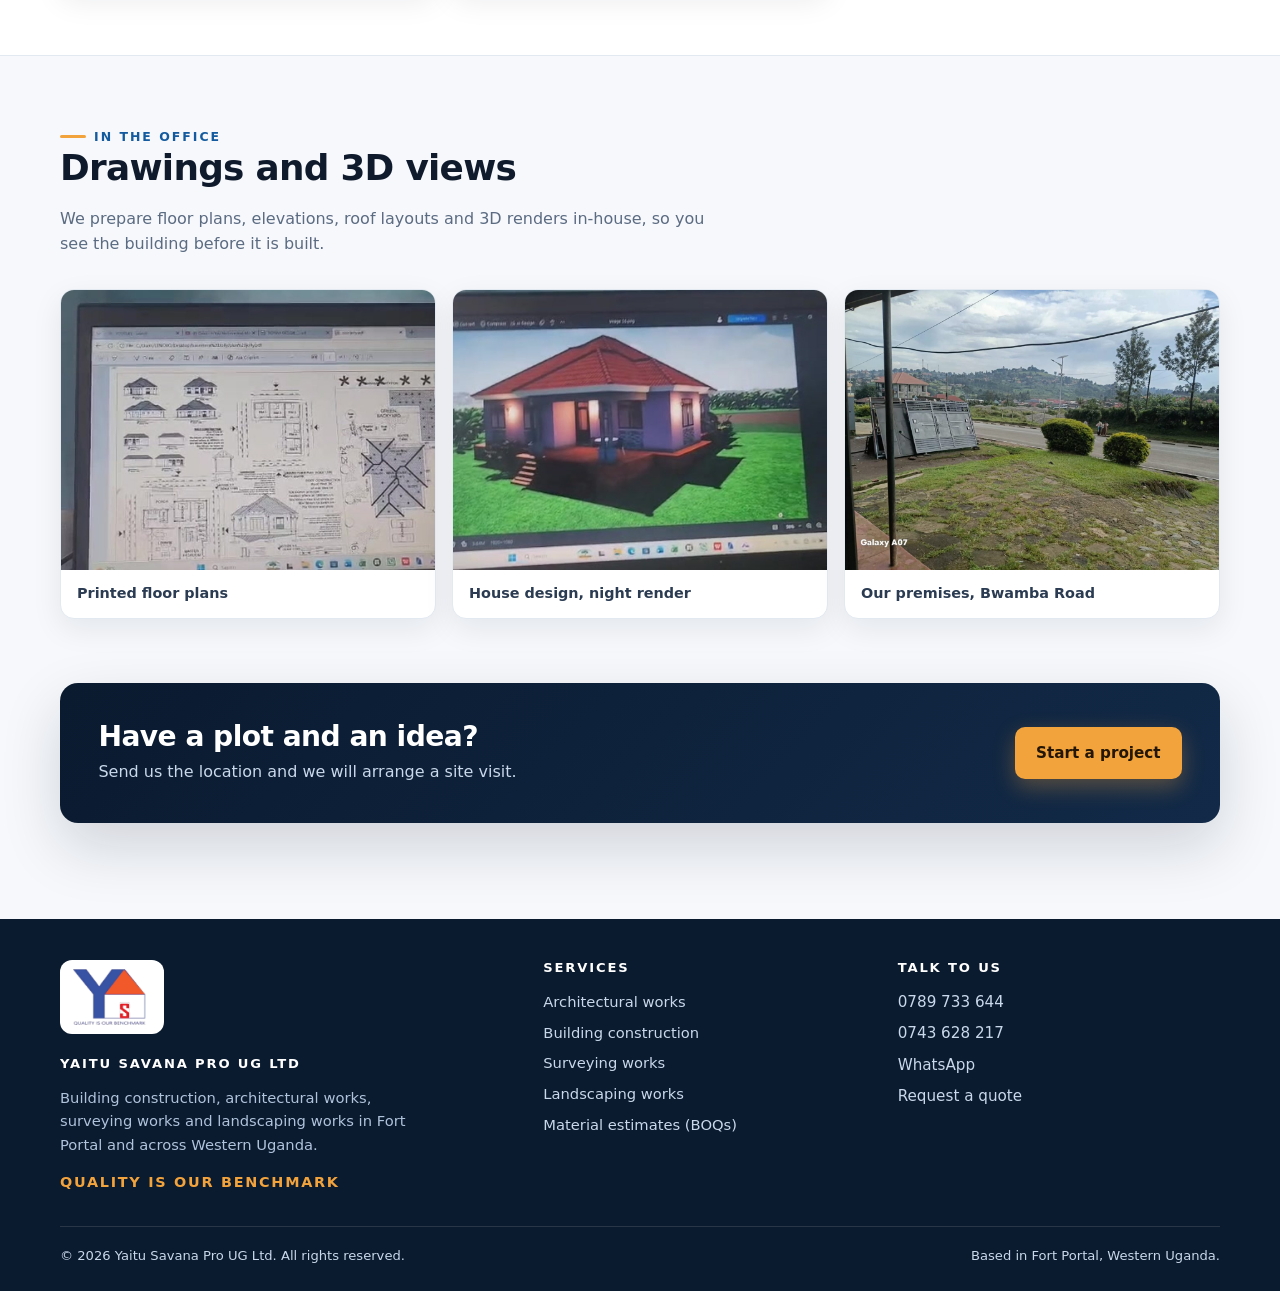
<file: projects.html>
<!DOCTYPE html>
<html lang="en">
<head>
<meta charset="utf-8">
<meta name="viewport" content="width=device-width,initial-scale=1">
<title>Projects | Yaitu Savana Pro UG Ltd</title>
<meta name="description" content="The kind of residential, commercial and institutional projects Yaitu Savana Pro plans, surveys, builds and landscapes.">
<meta name="theme-color" content="#0A1A2F">
<meta property="og:type" content="website">
<meta property="og:site_name" content="Yaitu Savana Pro UG Ltd">
<meta property="og:title" content="Projects | Yaitu Savana Pro UG Ltd">
<meta property="og:description" content="The kind of residential, commercial and institutional projects Yaitu Savana Pro plans, surveys, builds and landscapes.">
<meta property="og:image" content="assets/img/og-logo.png">
<meta property="og:image:width" content="1200">
<meta property="og:image:height" content="630">
<link rel="icon" href="assets/img/favicon-32.png" sizes="32x32" type="image/png">
<link rel="icon" href="assets/img/favicon.svg" type="image/svg+xml">
<link rel="apple-touch-icon" href="assets/img/apple-touch-icon.png">
<link rel="stylesheet" href="assets/css/style.css?v=20261122z">

</head>
<body>
<header>
  <div class="wrap nav">
    <a class="brand" href="index.html"><img src="assets/img/logo-mark.png" alt="Yaitu Savana Pro logo: a blue Y forming a house with an orange roof and a red S" width="58" height="39"><span>Yaitu Savana Pro<small>UG Ltd</small></span></a>
    <button class="burger" id="burger" aria-label="Menu" aria-expanded="false">Menu</button>
    <nav class="nav-links" id="navLinks"><a href="index.html">Home</a><a href="services.html">Services</a><a href="projects.html" aria-current="page">Projects</a><a href="about.html">About</a><a href="contact.html">Contact</a></nav>
    <a class="btn btn-primary" href="tel:+256789733644">Call 0789 733 644</a>
  </div>
</header>

<section class="page-head"><div class="wrap">
  <span class="eyebrow" style="color:#FFD79B">Projects</span>
  <h1>Real work, from foundation to finish</h1>
  <p>Photos from our own sites and finished buildings, plus the drawings we produce in the office.</p>
</div></section>
<section><div class="wrap">
  <div class="section-head"><span class="eyebrow">Finished buildings</span><h2>Completed work</h2></div>
  <div class="gallery">
    <figure><img src="assets/img/project-house-wide.jpg" alt="Wide view of a finished house with a red roof and veranda" loading="lazy"><figcaption>Finished residence, wide view</figcaption></figure>
    <figure><img src="assets/img/project-house-porch.jpg" alt="Finished house porch with white pillars and a red roof" loading="lazy"><figcaption>Pillared porch and red roof</figcaption></figure>
    <figure><img src="assets/img/project-steps.jpg" alt="Tiled steps and railing seen from the side" loading="lazy"><figcaption>Tiled steps, side view</figcaption></figure>
    <figure><img src="assets/img/project-steps-2.jpg" alt="Tiled steps with a black metal handrail" loading="lazy"><figcaption>Tiled steps and handrail</figcaption></figure>
  <figure><img src="assets/img/foundation-0.5.jpg" alt="Long trench excavated in red soil for a foundation" loading="lazy"><figcaption>Foundation trench excavated</figcaption></figure><figure><img src="assets/img/sign.jpg" alt="Our roadside billboard listing the services and phone numbers" loading="lazy"><figcaption>Our billboard</figcaption></figure><figure><img src="assets/img/site-19.3.jpg" alt="Workers in orange vests on an active site" loading="lazy"><figcaption>Workers on site</figcaption></figure></div>
</div></section>
<section style="background:#fff;border-top:1px solid var(--line);border-bottom:1px solid var(--line)"><div class="wrap">
  <div class="section-head"><span class="eyebrow">On site</span><h2>Building in progress</h2><p class="muted">Our crews on site: foundations, blockwork, columns and supervision.</p></div>
  <div class="gallery">
    <figure><img src="assets/img/project-foundation.jpg" alt="Concrete block foundation with stone and soil around it" loading="lazy"><figcaption>Block foundation and materials</figcaption></figure>
    <figure><img src="assets/img/site-1.0.jpg" alt="Crew in orange vests building a masonry wall" loading="lazy"><figcaption>Crew building a masonry wall</figcaption></figure>
    <figure><img src="assets/img/site-5.1.jpg" alt="Crew in orange vests working near trees at the site edge" loading="lazy"><figcaption>Crew near the site boundary</figcaption></figure>
    <figure><img src="assets/img/site-15.3.jpg" alt="Crew in orange vests working on site" loading="lazy"><figcaption>Crew at work</figcaption></figure>
    <figure><img src="assets/img/project-blockwork-2.jpg" alt="Concrete block walls standing on a site" loading="lazy"><figcaption>Block walls under construction</figcaption></figure>
    <figure><img src="assets/img/foundation-5.3.jpg" alt="Workers forming up a foundation trench with timber" loading="lazy"><figcaption>Forming up the foundation</figcaption></figure>
  </div>
</div></section>
<section style="background:#fff;border-top:1px solid var(--line);border-bottom:1px solid var(--line)"><div class="wrap">
  <div class="section-head"><span class="eyebrow">Design concepts</span><h2>Landscape and commercial designs</h2><p class="muted">3D concepts we prepare for clients before construction begins. These are design visuals, not completed buildings.</p></div>
  <div class="gallery">
    <figure><img src="assets/img/landscape-render.jpg" alt="Landscaping layout render with lawns, canopy and walkways" loading="lazy"><figcaption>Landscaping layout render</figcaption></figure>
    <figure><img src="assets/img/design-shopfront.jpg" alt="Shopfront design with glass doors and a pillared porch" loading="lazy"><figcaption>Shopfront design</figcaption></figure>
  </div>
</div></section>
<section><div class="wrap">
  <div class="section-head"><span class="eyebrow">In the office</span><h2>Drawings and 3D views</h2><p class="muted">We prepare floor plans, elevations, roof layouts and 3D renders in-house, so you see the building before it is built.</p></div>
  <div class="gallery">
    <figure><img src="assets/img/office-12.8.jpg" alt="Printed floor plan drawing with a pen on the sheet" loading="lazy"><figcaption>Printed floor plans</figcaption></figure>
    <figure><img src="assets/img/office-16.3.jpg" alt="Night-time render of a house design with interior lights on" loading="lazy"><figcaption>House design, night render</figcaption></figure>
    <figure><img src="assets/img/premises-view.jpg" alt="Our premises on Bwamba Road with vehicles outside" loading="lazy"><figcaption>Our premises, Bwamba Road</figcaption></figure>
  </div>
</div></section>
<section style="padding-top:0"><div class="wrap"><div class="band">
  <div><h2>Have a plot and an idea?</h2><p>Send us the location and we will arrange a site visit.</p></div>
  <div class="btn-row"><a class="btn btn-primary" href="contact.html">Start a project</a></div>
</div></div></section>

<a class="wa" href="https://wa.me/256789733644?text=Hello%20Yaitu%20Savana%20Pro%2C%20I%20would%20like%20a%20quote." aria-label="Chat on WhatsApp">WhatsApp us</a>
<footer>
  <div class="wrap">
    <div class="foot">
      <div>
        <a class="foot-logo" href="index.html"><img src="assets/img/logo.png" alt="Yaitu Savana Pro UG Ltd logo" width="78" height="56"></a>
        <h4>Yaitu Savana Pro UG Ltd</h4>
        <p style="max-width:38ch;color:#AFC3DA;font-size:.92rem">Building construction, architectural works, surveying works and landscaping works in Fort Portal and across Western Uganda.</p>
        <p style="color:#F2A33C;font-weight:800;font-size:.9rem;letter-spacing:.12em;text-transform:uppercase;margin:0">Quality is our benchmark</p>
      </div>
      <div>
        <h4>Services</h4>
        <p style="font-size:.92rem;display:grid;gap:.45rem">
          <a href="services.html#architecture">Architectural works</a>
          <a href="services.html#construction">Building construction</a>
          <a href="services.html#surveying">Surveying works</a>
          <a href="services.html#landscaping">Landscaping works</a>
          <a href="services.html#boq">Material estimates (BOQs)</a>
        </p>
      </div>
      <div>
        <h4>Talk to us</h4>
        <p style="font-size:.95rem;display:grid;gap:.45rem">
          <a href="tel:+256789733644">0789 733 644</a>
          <a href="tel:+256743628217">0743 628 217</a>
          <a href="https://wa.me/256789733644">WhatsApp</a>
          <a href="contact.html">Request a quote</a>
        </p>
      </div>
    </div>
    <div class="fine"><span>&copy; <span id="yr">2026</span> Yaitu Savana Pro UG Ltd. All rights reserved.</span><span>Based in Fort Portal, Western Uganda.</span></div>
  </div>
</footer>
<script src="assets/js/main.js?v=20261122z"></script>
</body>
</html>
</file>
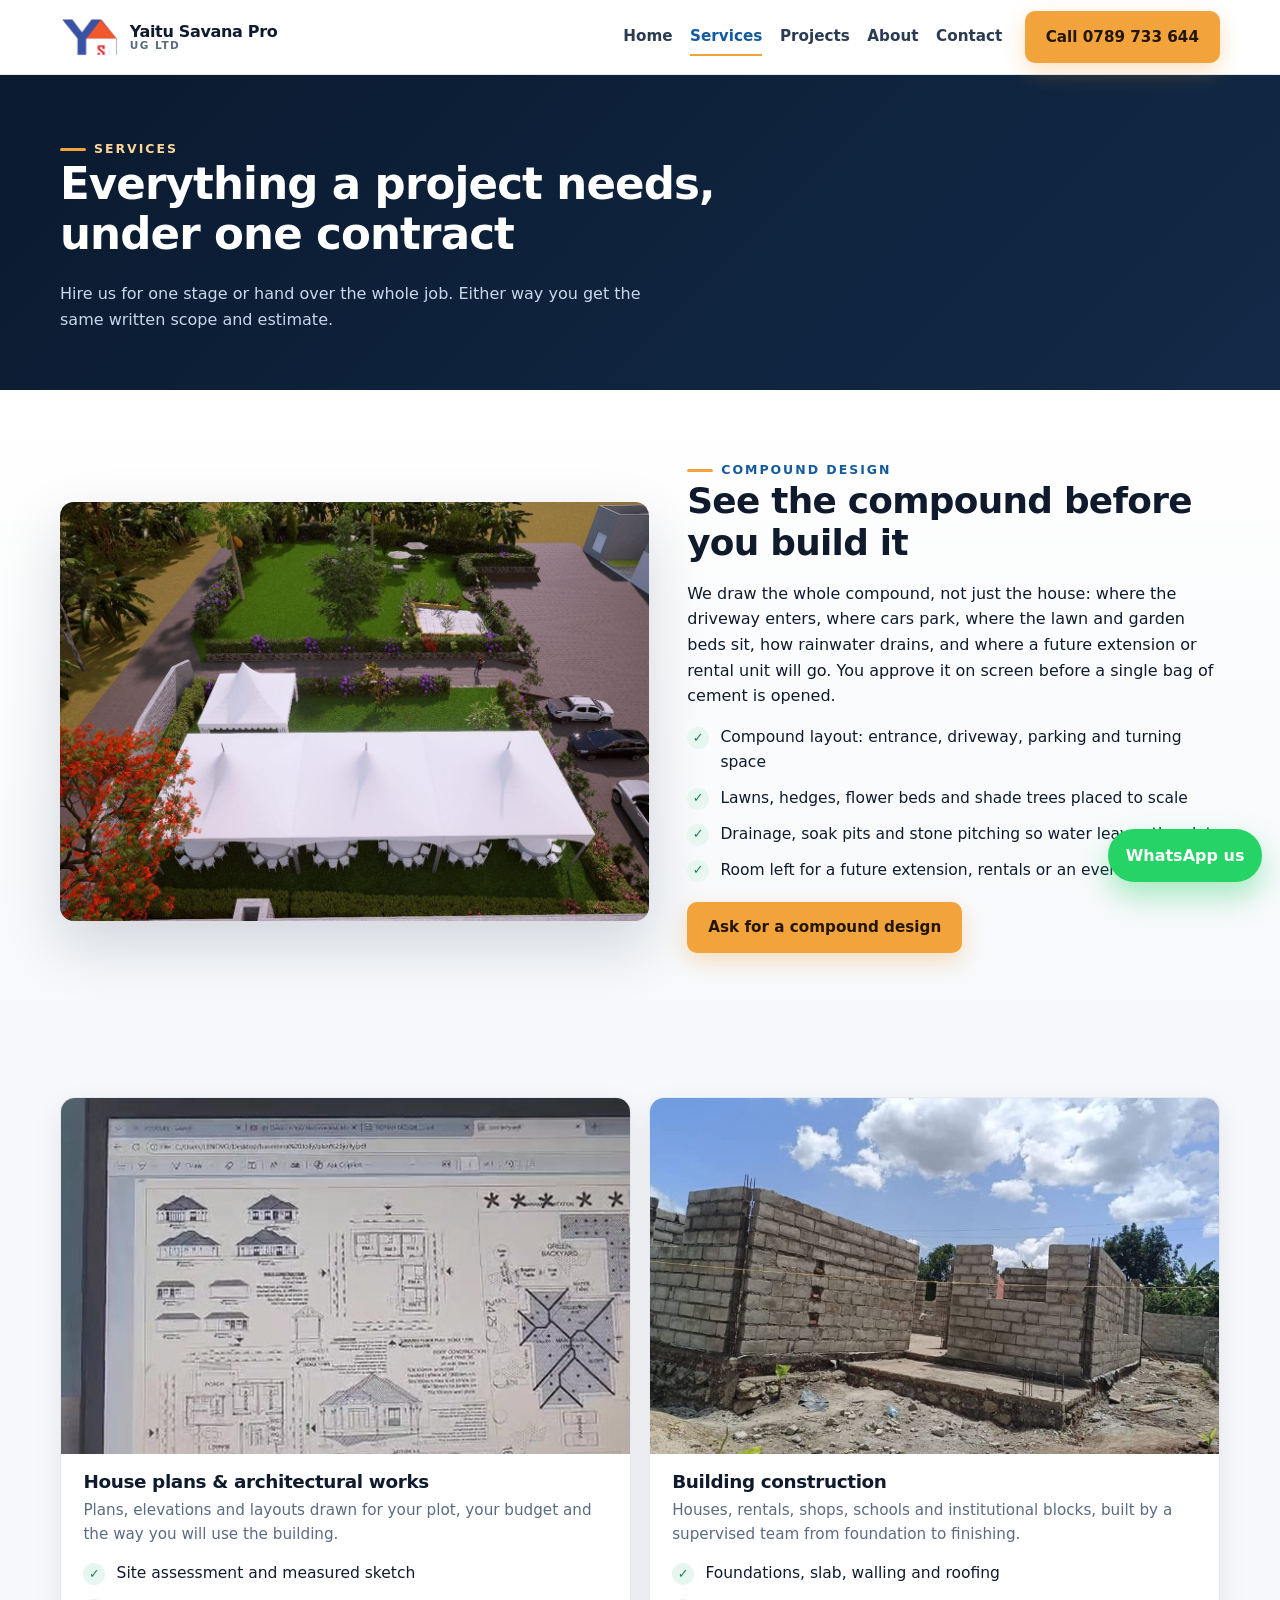
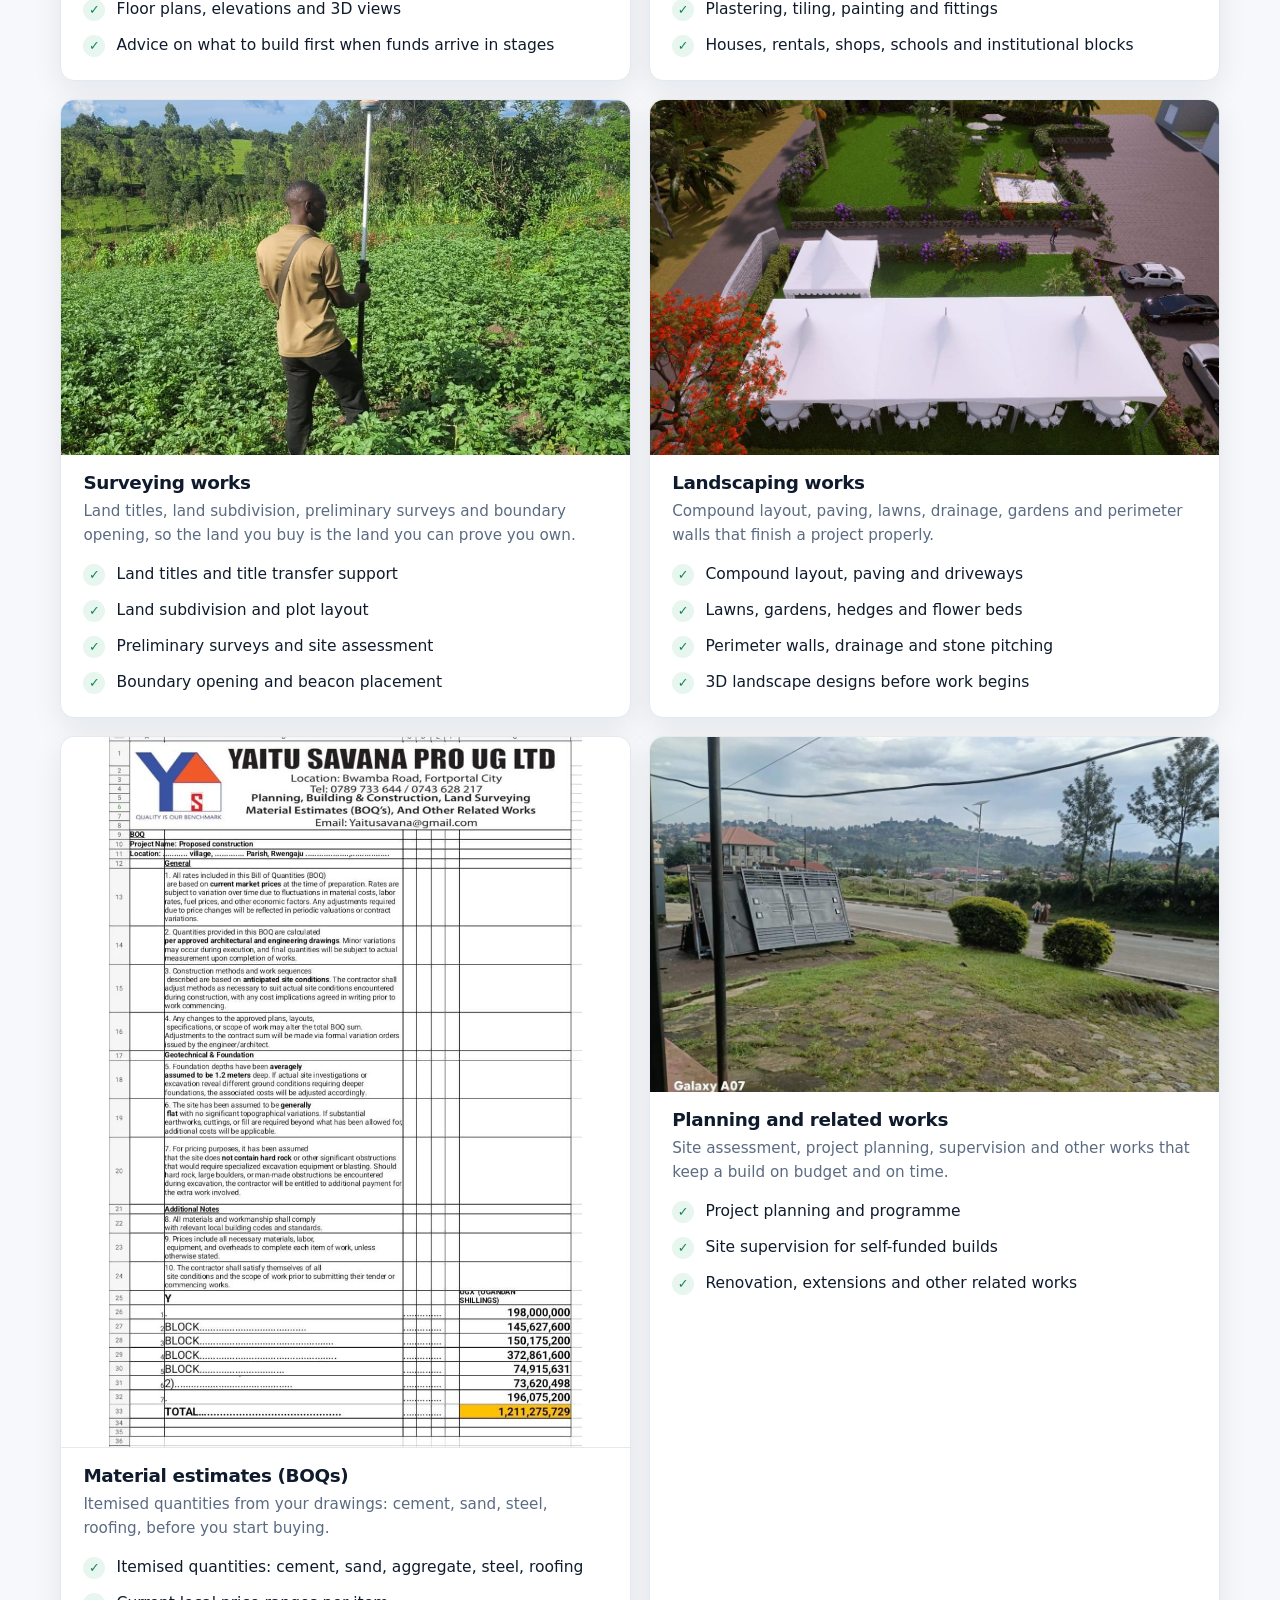
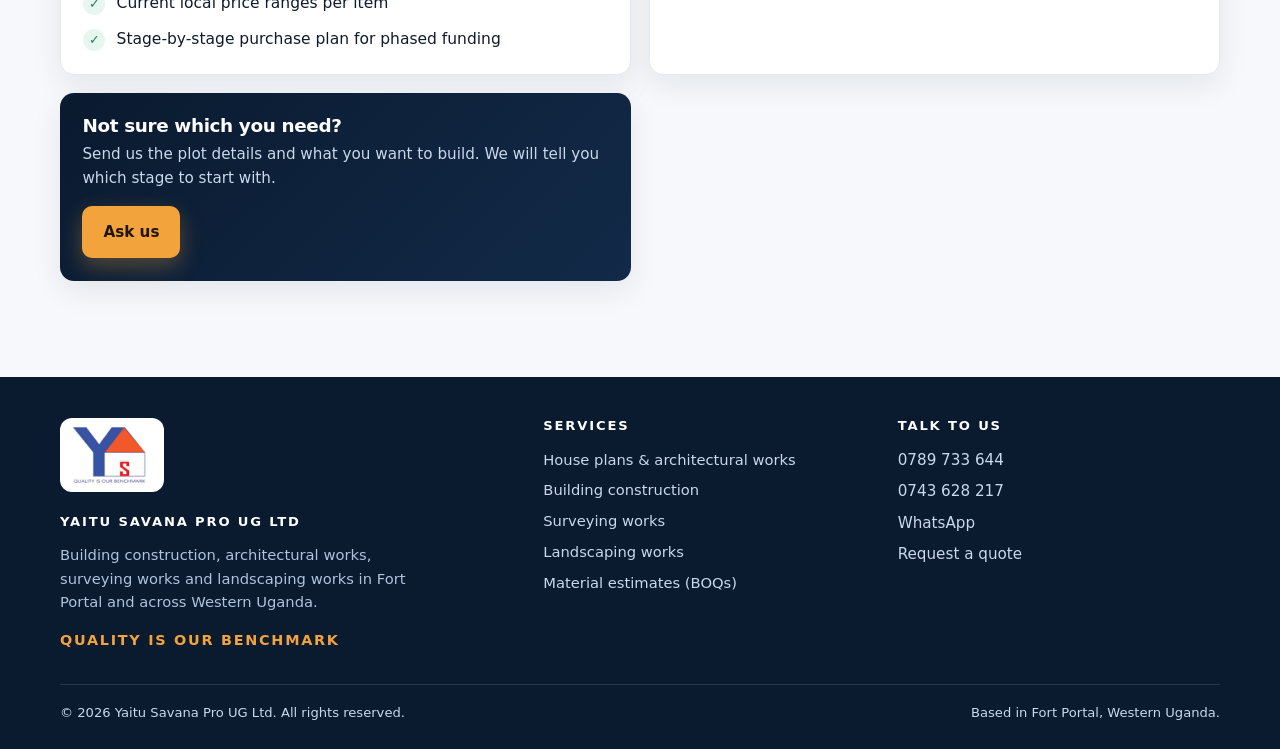
<file: services.html>
<!DOCTYPE html>
<html lang="en">
<head>
<meta charset="utf-8">
<meta name="viewport" content="width=device-width,initial-scale=1">
<title>Services | Yaitu Savana Pro UG Ltd</title>
<meta name="description" content="Architectural works, building construction, surveying works, landscaping works and material estimates (BOQs) in Fort Portal and Western Uganda.">
<meta name="theme-color" content="#0A1A2F">
<meta property="og:type" content="website">
<meta property="og:site_name" content="Yaitu Savana Pro UG Ltd">
<meta property="og:title" content="Services | Yaitu Savana Pro UG Ltd">
<meta property="og:description" content="Architectural works, building construction, surveying works, landscaping works and material estimates (BOQs) in Fort Portal and Western Uganda.">
<meta property="og:image" content="assets/img/og-logo.png">
<meta property="og:image:width" content="1200">
<meta property="og:image:height" content="630">
<link rel="icon" href="assets/img/favicon-32.png" sizes="32x32" type="image/png">
<link rel="icon" href="assets/img/favicon.svg" type="image/svg+xml">
<link rel="apple-touch-icon" href="assets/img/apple-touch-icon.png">
<link rel="stylesheet" href="assets/css/style.css?v=20261122z">

</head>
<body>
<header>
  <div class="wrap nav">
    <a class="brand" href="index.html"><img src="assets/img/logo-mark.png" alt="Yaitu Savana Pro logo: a blue Y forming a house with an orange roof and a red S" width="58" height="39"><span>Yaitu Savana Pro<small>UG Ltd</small></span></a>
    <button class="burger" id="burger" aria-label="Menu" aria-expanded="false">Menu</button>
    <nav class="nav-links" id="navLinks"><a href="index.html">Home</a><a href="services.html" aria-current="page">Services</a><a href="projects.html">Projects</a><a href="about.html">About</a><a href="contact.html">Contact</a></nav>
    <a class="btn btn-primary" href="tel:+256789733644">Call 0789 733 644</a>
  </div>
</header>

<section class="page-head"><div class="wrap">
  <span class="eyebrow" style="color:#FFD79B">Services</span>
  <h1>Everything a project needs, under one contract</h1>
  <p>Hire us for one stage or hand over the whole job. Either way you get the same written scope and estimate.</p>
</div></section>
<section style="background:linear-gradient(180deg,#fff,var(--bg))"><div class="wrap split">
  <img src="assets/img/landscape-render.jpg" alt="Compound design for a plot: paved driveway and parking, lawns, planting beds, drainage and space for events" loading="lazy" decoding="async">
  <div>
    <span class="eyebrow">Compound design</span>
    <h2>See the compound before you build it</h2>
    <p>We draw the whole compound, not just the house: where the driveway enters, where cars park, where the lawn and garden beds sit, how rainwater drains, and where a future extension or rental unit will go. You approve it on screen before a single bag of cement is opened.</p>
    <ul class="checks">
      <li><span class="tick">&#10003;</span><span>Compound layout: entrance, driveway, parking and turning space</span></li>
      <li><span class="tick">&#10003;</span><span>Lawns, hedges, flower beds and shade trees placed to scale</span></li>
      <li><span class="tick">&#10003;</span><span>Drainage, soak pits and stone pitching so water leaves the plot</span></li>
      <li><span class="tick">&#10003;</span><span>Room left for a future extension, rentals or an events area</span></li>
    </ul>
    <p style="margin-top:1.2rem"><a class="btn btn-primary" href="contact.html">Ask for a compound design</a></p>
  </div>
</div></section>
<section><div class="wrap grid g2">
  <article class="card" id="architecture"><div class="card-media"><img src="assets/img/office-12.8.jpg" alt="Printed floor plan drawing with a pen on the sheet" loading="lazy" decoding="async"><p class="card-cap">Printed floor plan drawing with a pen on the sheet</p></div><h3>House plans &amp; architectural works</h3><p>Plans, elevations and layouts drawn for your plot, your budget and the way you will use the building.</p><ul class="checks" style="margin-top:.9rem"><li><span class="tick">&#10003;</span><span>Site assessment and measured sketch</span></li><li><span class="tick">&#10003;</span><span>Floor plans, elevations and 3D views</span></li><li><span class="tick">&#10003;</span><span>Advice on what to build first when funds arrive in stages</span></li></ul></article><article class="card" id="construction"><div class="card-media"><img src="assets/img/project-blockwork-2.jpg" alt="Concrete block walls standing on a site" loading="lazy" decoding="async"><p class="card-cap">Concrete block walls standing on a site</p></div><h3>Building construction</h3><p>Houses, rentals, shops, schools and institutional blocks, built by a supervised team from foundation to finishing.</p><ul class="checks" style="margin-top:.9rem"><li><span class="tick">&#10003;</span><span>Foundations, slab, walling and roofing</span></li><li><span class="tick">&#10003;</span><span>Plastering, tiling, painting and fittings</span></li><li><span class="tick">&#10003;</span><span>Houses, rentals, shops, schools and institutional blocks</span></li></ul></article><article class="card" id="surveying"><div class="card-media"><img src="assets/img/surveying-field.jpg" alt="Surveyor holding a surveying pole on a hillside plot, taking a reading" loading="lazy" decoding="async" width="960" height="1280"><p class="card-cap">Surveyor taking a reading on a plot outside Fort Portal</p></div><h3>Surveying works</h3><p>Land titles, land subdivision, preliminary surveys and boundary opening, so the land you buy is the land you can prove you own.</p><ul class="checks" style="margin-top:.9rem"><li><span class="tick">&#10003;</span><span>Land titles and title transfer support</span></li><li><span class="tick">&#10003;</span><span>Land subdivision and plot layout</span></li><li><span class="tick">&#10003;</span><span>Preliminary surveys and site assessment</span></li><li><span class="tick">&#10003;</span><span>Boundary opening and beacon placement</span></li></ul></article><article class="card" id="landscaping"><div class="card-media"><img src="assets/img/landscape-render.jpg" alt="Landscaping layout render with lawns, canopy and walkways" loading="lazy" decoding="async"><p class="card-cap">Landscaping layout render with lawns, canopy and walkways</p></div><h3>Landscaping works</h3><p>Compound layout, paving, lawns, drainage, gardens and perimeter walls that finish a project properly.</p><ul class="checks" style="margin-top:.9rem"><li><span class="tick">&#10003;</span><span>Compound layout, paving and driveways</span></li><li><span class="tick">&#10003;</span><span>Lawns, gardens, hedges and flower beds</span></li><li><span class="tick">&#10003;</span><span>Perimeter walls, drainage and stone pitching</span></li><li><span class="tick">&#10003;</span><span>3D landscape designs before work begins</span></li></ul></article><article class="card" id="boq"><div class="card-media card-media--doc"><img src="assets/img/boq-sample.jpg" alt="Bill of quantities document prepared by Yaitu Savana Pro UG Ltd, with terms and conditions and a priced schedule of works" loading="lazy" decoding="async" width="851" height="1280"><p class="card-cap">A bill of quantities we prepared, priced line by line and signed off with terms</p></div><h3>Material estimates (BOQs)</h3><p>Itemised quantities from your drawings: cement, sand, steel, roofing, before you start buying.</p><ul class="checks" style="margin-top:.9rem"><li><span class="tick">&#10003;</span><span>Itemised quantities: cement, sand, aggregate, steel, roofing</span></li><li><span class="tick">&#10003;</span><span>Current local price ranges per item</span></li><li><span class="tick">&#10003;</span><span>Stage-by-stage purchase plan for phased funding</span></li></ul></article><article class="card" id="planning"><div class="card-media"><img src="assets/img/premises-view.jpg" alt="Our premises on Bwamba Road with vehicles outside" loading="lazy" decoding="async"><p class="card-cap">Our premises on Bwamba Road with vehicles outside</p></div><h3>Planning and related works</h3><p>Site assessment, project planning, supervision and other works that keep a build on budget and on time.</p><ul class="checks" style="margin-top:.9rem"><li><span class="tick">&#10003;</span><span>Project planning and programme</span></li><li><span class="tick">&#10003;</span><span>Site supervision for self-funded builds</span></li><li><span class="tick">&#10003;</span><span>Renovation, extensions and other related works</span></li></ul></article>
  <article class="card" style="background:linear-gradient(135deg,var(--navy),var(--navy2));color:#fff;border:0">
    <h3 style="color:#fff">Not sure which you need?</h3>
    <p style="color:#C9D8EA">Send us the plot details and what you want to build. We will tell you which stage to start with.</p>
    <p style="margin-top:1rem"><a class="btn btn-primary" href="contact.html">Ask us</a></p>
  </article>
</div></section>

<a class="wa" href="https://wa.me/256789733644?text=Hello%20Yaitu%20Savana%20Pro%2C%20I%20would%20like%20a%20quote." aria-label="Chat on WhatsApp">WhatsApp us</a>
<footer>
  <div class="wrap">
    <div class="foot">
      <div>
        <a class="foot-logo" href="index.html"><img src="assets/img/logo.png" alt="Yaitu Savana Pro UG Ltd logo" width="78" height="56"></a>
        <h4>Yaitu Savana Pro UG Ltd</h4>
        <p style="max-width:38ch;color:#AFC3DA;font-size:.92rem">Building construction, architectural works, surveying works and landscaping works in Fort Portal and across Western Uganda.</p>
        <p style="color:#F2A33C;font-weight:800;font-size:.9rem;letter-spacing:.12em;text-transform:uppercase;margin:0">Quality is our benchmark</p>
      </div>
      <div>
        <h4>Services</h4>
        <p style="font-size:.92rem;display:grid;gap:.45rem">
          <a href="services.html#architecture">House plans &amp; architectural works</a>
          <a href="services.html#construction">Building construction</a>
          <a href="services.html#surveying">Surveying works</a>
          <a href="services.html#landscaping">Landscaping works</a>
          <a href="services.html#boq">Material estimates (BOQs)</a>
        </p>
      </div>
      <div>
        <h4>Talk to us</h4>
        <p style="font-size:.95rem;display:grid;gap:.45rem">
          <a href="tel:+256789733644">0789 733 644</a>
          <a href="tel:+256743628217">0743 628 217</a>
          <a href="https://wa.me/256789733644">WhatsApp</a>
          <a href="contact.html">Request a quote</a>
        </p>
      </div>
    </div>
    <div class="fine"><span>&copy; <span id="yr">2026</span> Yaitu Savana Pro UG Ltd. All rights reserved.</span><span>Based in Fort Portal, Western Uganda.</span></div>
  </div>
</footer>
<script src="assets/js/main.js?v=20261122z"></script>
</body>
</html>
</file>
<file: assets/css/style.css>
:root{--navy:#0A1A2F;--navy2:#122A48;--blue:#135A9E;--red:#C8372D;--amber:#F2A33C;--amber-d:#D8871F;
--ink:#0F1B2D;--muted:#5B6B82;--line:#E3E9F1;--bg:#F6F8FB;--card:#fff;--good:#17845B;--r:14px;
--shadow:0 10px 30px rgba(10,26,47,.08);--shadow-lg:0 24px 60px rgba(10,26,47,.16)}
*{box-sizing:border-box}html{scroll-behavior:smooth}
body{margin:0;font-family:"Segoe UI",system-ui,-apple-system,Roboto,Helvetica,Arial,sans-serif;color:var(--ink);background:var(--bg);line-height:1.6;-webkit-font-smoothing:antialiased}
img{max-width:100%;display:block}a{color:inherit;text-decoration:none}
.wrap{width:min(1160px,92vw);margin-inline:auto}
h1,h2,h3,h4{line-height:1.15;margin:0 0 .5em;letter-spacing:-.02em}
h1{font-size:clamp(2rem,4.6vw,3.4rem);font-weight:800}h2{font-size:clamp(1.6rem,2.8vw,2.3rem);font-weight:800}h3{font-size:1.15rem;font-weight:700}
p{margin:0 0 1em}.lead{font-size:clamp(1.02rem,1.5vw,1.16rem);color:#D7E3F2}.muted{color:var(--muted)}
.eyebrow{display:inline-flex;align-items:center;gap:.5rem;font-size:.78rem;font-weight:800;letter-spacing:.16em;text-transform:uppercase;color:var(--blue)}
.eyebrow::before{content:"";width:26px;height:3px;background:var(--amber);border-radius:2px}
header{position:sticky;top:0;z-index:60;background:rgba(255,255,255,.94);backdrop-filter:blur(10px);border-bottom:1px solid var(--line)}
.nav{display:flex;align-items:center;gap:1.4rem;padding:.7rem 0}
.brand{display:flex;align-items:center;gap:.65rem;font-weight:800;letter-spacing:-.02em;line-height:1.1}
.brand img{width:auto;height:40px;border-radius:0;flex:none}
.brand small{display:block;font-size:.66rem;font-weight:700;letter-spacing:.14em;text-transform:uppercase;color:var(--muted)}
.nav-links{display:flex;gap:1.1rem;margin-left:auto;font-size:.95rem;font-weight:600;color:#2A3B52}
.nav-links a{padding:.35rem 0;border-bottom:2px solid transparent}
.nav-links a:hover,.nav-links a[aria-current="page"]{color:var(--blue);border-bottom-color:var(--amber)}
.btn{display:inline-flex;align-items:center;justify-content:center;gap:.5rem;padding:.8rem 1.25rem;border-radius:10px;font-weight:700;font-size:.95rem;border:1px solid transparent;cursor:pointer;transition:.18s ease}
.btn-primary{background:var(--amber);color:#231605;box-shadow:0 8px 22px rgba(242,163,60,.32)}.btn-primary:hover{background:var(--amber-d);transform:translateY(-1px)}
.btn-ghost{background:rgba(255,255,255,.1);color:#fff;border-color:rgba(255,255,255,.35)}.btn-ghost:hover{background:rgba(255,255,255,.18)}
.btn-outline{background:#fff;color:var(--navy);border-color:var(--line)}.btn-outline:hover{border-color:var(--blue);color:var(--blue)}
.burger{display:none;margin-left:auto;background:#fff;border:1px solid var(--line);border-radius:10px;padding:.5rem .7rem;font-weight:700}
.hero{position:relative;color:#fff;background:var(--navy);overflow:hidden}
.hero::after{content:"";position:absolute;inset:0;background:linear-gradient(100deg,rgba(10,26,47,.96) 0%,rgba(10,26,47,.84) 48%,rgba(10,26,47,.4) 100%)}
.hero-img{position:absolute;inset:0;width:100%;height:100%;object-fit:cover;opacity:.55}
.hero .wrap{position:relative;z-index:2;padding:clamp(3rem,7vw,5.5rem) 0}
.tag{display:inline-flex;gap:.55rem;background:rgba(242,163,60,.16);border:1px solid rgba(242,163,60,.45);color:#FFD79B;padding:.4rem .85rem;border-radius:999px;font-size:.78rem;font-weight:800;letter-spacing:.12em;text-transform:uppercase}
.hero h1{max-width:19ch;margin-top:1rem}.hero p.lead{max-width:54ch}
.hero-cta{display:flex;flex-wrap:wrap;gap:.75rem;margin-top:1.6rem}
.hero-facts{display:flex;flex-wrap:wrap;gap:1.6rem;margin-top:2.4rem;padding-top:1.4rem;border-top:1px solid rgba(255,255,255,.18)}
.hero-facts div{font-size:.9rem;color:#C9D8EA}.hero-facts strong{display:block;color:#fff;font-size:1.05rem}
section{padding:clamp(2.6rem,5vw,4.4rem) 0}.section-head{max-width:64ch;margin-bottom:2rem}
.grid{display:grid;gap:1.1rem}.g2{grid-template-columns:repeat(2,1fr)}.g3{grid-template-columns:repeat(3,1fr)}.g4{grid-template-columns:repeat(4,1fr)}
.card{background:var(--card);border:1px solid var(--line);border-radius:var(--r);padding:1.4rem;box-shadow:var(--shadow);transition:.2s ease}
.card:hover{box-shadow:var(--shadow-lg);transform:translateY(-2px)}.card h3{margin-bottom:.35rem}.card p{margin:0;color:var(--muted);font-size:.95rem}
.ico{width:44px;height:44px;border-radius:12px;background:#EAF1FA;color:var(--blue);display:grid;place-items:center;margin-bottom:.9rem}.ico svg{width:22px;height:22px}
.split{display:grid;grid-template-columns:1.05fr .95fr;gap:2.4rem;align-items:center}.split img{border-radius:var(--r);box-shadow:var(--shadow-lg)}
.checks{list-style:none;padding:0;margin:0;display:grid;gap:.7rem}.checks li{display:flex;gap:.7rem;align-items:flex-start;font-size:.97rem}
.tick{flex:0 0 22px;width:22px;height:22px;border-radius:50%;background:#E7F6EF;color:var(--good);display:grid;place-items:center;font-size:.8rem;font-weight:900;margin-top:2px}
.steps{counter-reset:s;display:grid;gap:1rem;grid-template-columns:repeat(4,1fr)}
.step{background:#fff;border:1px solid var(--line);border-radius:var(--r);padding:1.3rem;position:relative}
.step::before{counter-increment:s;content:counter(s);position:absolute;top:-14px;left:1.2rem;width:32px;height:32px;border-radius:9px;background:var(--navy);color:#fff;display:grid;place-items:center;font-weight:800;font-size:.9rem}
.step h4{margin:1rem 0 .3rem;font-size:1rem}.step p{margin:0;color:var(--muted);font-size:.9rem}
.band{background:linear-gradient(135deg,var(--navy),var(--navy2));color:#fff;border-radius:18px;padding:clamp(1.6rem,3vw,2.4rem);display:flex;flex-wrap:wrap;gap:1.4rem;align-items:center;justify-content:space-between;box-shadow:var(--shadow-lg)}
.band h2{margin:0;font-size:clamp(1.3rem,2.2vw,1.8rem)}.band p{margin:.35rem 0 0;color:#C9D8EA}.btn-row{display:flex;gap:.6rem;flex-wrap:wrap}
.areas{display:flex;flex-wrap:wrap;gap:.6rem}.areas span{background:#fff;border:1px solid var(--line);border-radius:999px;padding:.45rem .9rem;font-size:.88rem;font-weight:600;color:#2A3B52}
.gallery{display:grid;grid-template-columns:repeat(3,1fr);gap:1rem}.gallery figure{margin:0;border-radius:var(--r);overflow:hidden;background:#fff;border:1px solid var(--line);box-shadow:var(--shadow)}
.gallery img{width:100%;aspect-ratio:4/3;object-fit:cover}.gallery figcaption{padding:.75rem 1rem;font-size:.9rem;font-weight:600;color:#2A3B52}
.contact-grid{display:grid;grid-template-columns:1fr 1fr;gap:1.6rem;align-items:start}
.info-row{display:flex;gap:.9rem;padding:.9rem 0;border-bottom:1px dashed var(--line)}.info-row:last-child{border-bottom:0}
.info-row .k{font-weight:800;font-size:.78rem;letter-spacing:.1em;text-transform:uppercase;color:var(--muted);min-width:110px}.info-row .v{font-weight:600}
form{display:grid;gap:.85rem}label{font-size:.85rem;font-weight:700;color:#2A3B52}
input,textarea,select{width:100%;padding:.8rem .9rem;border:1px solid var(--line);border-radius:10px;font:inherit;background:#fff;color:var(--ink)}
input:focus,textarea:focus,select:focus{outline:2px solid #BFD7F2;border-color:var(--blue)}textarea{min-height:120px;resize:vertical}.hint{font-size:.82rem;color:var(--muted)}
footer{background:var(--navy);color:#C9D8EA;padding:2.6rem 0 1.6rem;margin-top:2rem}
.foot{display:grid;grid-template-columns:1.4fr 1fr 1fr;gap:2rem}footer h4{color:#fff;font-size:.82rem;letter-spacing:.14em;text-transform:uppercase;margin-bottom:.9rem}
footer a:hover{color:var(--amber)}.fine{border-top:1px solid rgba(255,255,255,.12);margin-top:2rem;padding-top:1.1rem;font-size:.82rem;display:flex;justify-content:space-between;gap:1rem;flex-wrap:wrap}
.wa{position:fixed;right:18px;bottom:18px;z-index:80;background:#25D366;color:#fff;border-radius:999px;padding:.85rem 1.1rem;font-weight:800;box-shadow:0 14px 30px rgba(37,211,102,.4);display:inline-flex;align-items:center;gap:.5rem}
.page-head{background:linear-gradient(135deg,var(--navy),var(--navy2));color:#fff;padding:clamp(2.4rem,5vw,3.6rem) 0}.page-head p{max-width:60ch;color:#C9D8EA;margin:.4rem 0 0}
.page-head h1{font-size:clamp(1.8rem,3.4vw,2.8rem);max-width:22ch}
@media(max-width:960px){.g4,.g3{grid-template-columns:repeat(2,1fr)}.split,.contact-grid{grid-template-columns:1fr}.steps{grid-template-columns:repeat(2,1fr)}.foot{grid-template-columns:1fr 1fr}.gallery{grid-template-columns:repeat(2,1fr)}
.nav-links{display:none;position:absolute;top:100%;left:0;right:0;background:#fff;flex-direction:column;padding:1rem 5vw;border-bottom:1px solid var(--line);gap:.7rem;box-shadow:var(--shadow)}.nav-links.open{display:flex}.burger{display:inline-block}.nav>.btn{display:none}}
@media(max-width:620px){.g2,.g3,.g4,.steps,.foot,.gallery{grid-template-columns:1fr}.hero-facts{gap:1rem}}

/* service cards carry a photograph, so the card reads as work rather than a symbol */
.card-media{
  margin:-1.4rem -1.4rem 1.05rem;
  border-radius:var(--r) var(--r) 0 0;
  overflow:hidden;
  background:#EAF1FA;
  aspect-ratio:16/10;
}
.card-media img{
  display:block;width:100%;height:100%;object-fit:cover;
  transition:transform .45s ease;
}
.card:hover .card-media img{transform:scale(1.04)}
@media(max-width:640px){
  .card-media{margin:-1.1rem -1.1rem .9rem;aspect-ratio:3/2}
}

.card-cap{
  margin:0;padding:.55rem .8rem .6rem;
  font-size:.78rem;font-weight:600;letter-spacing:.01em;
  color:var(--muted);background:#F7F9FC;border-top:1px solid var(--line);
}

/* Brand lockup on the About page and in the footer */
.logo-card{background:#fff;border:1px solid var(--line);border-radius:18px;padding:2rem 2.2rem;display:grid;place-items:center;box-shadow:0 10px 30px rgba(10,26,47,.08)}
.logo-card img{width:100%;max-width:300px;height:auto;display:block;border-radius:0 !important;box-shadow:none !important;background:#fff}
.foot-logo{display:inline-block;background:#fff;border-radius:12px;padding:.55rem .8rem;margin:0 0 .9rem}
.foot-logo img{height:56px;width:auto;display:block}
@media (max-width:640px){.brand img{height:34px}}

/* hero: first-priority number is the button; the second line is quieter text */
.hero-alt{margin:.75rem 0 0;font-size:.95rem;font-weight:600;color:#C9D8EA}
.hero-alt a{color:#fff;font-weight:700;text-decoration:underline;text-underline-offset:3px}

/* a document image should be readable, never cropped */
.card-media--doc{aspect-ratio:4/5;background:#fff;border-bottom:1px solid var(--line)}
.card-media--doc img{object-fit:contain;object-position:top center}
.card:hover .card-media--doc img{transform:none}

/* ---- photo viewer ---- */
.gallery img,.card-media img,.hero-img{cursor:zoom-in}
.lightbox{position:fixed;inset:0;z-index:9999;display:none;align-items:center;justify-content:center;
  background:rgba(6,16,34,.95);padding:14px;overflow:auto;-webkit-overflow-scrolling:touch}
.lightbox.open{display:flex}
.lightbox img{max-width:100%;max-height:88vh;object-fit:contain;cursor:zoom-in;border-radius:4px;
  box-shadow:0 18px 50px rgba(0,0,0,.5);transition:max-width .2s ease,max-height .2s ease}
.lightbox.zoomed{align-items:flex-start;justify-content:flex-start}
.lightbox.zoomed img{max-width:none;max-height:none;width:auto;cursor:zoom-out}
.lb-close{position:fixed;top:10px;right:12px;width:46px;height:46px;border-radius:50%;border:0;
  background:rgba(255,255,255,.14);color:#fff;font-size:30px;line-height:1;cursor:pointer;z-index:2}
.lb-close:hover{background:rgba(255,255,255,.26)}
.lb-hint{position:fixed;left:0;right:0;bottom:14px;text-align:center;color:#D6E2F2;
  font-size:.85rem;font-weight:600;letter-spacing:.02em;pointer-events:none}
@media(max-width:640px){.lightbox img{max-height:78vh}.lb-hint{font-size:.8rem}}
</file>
